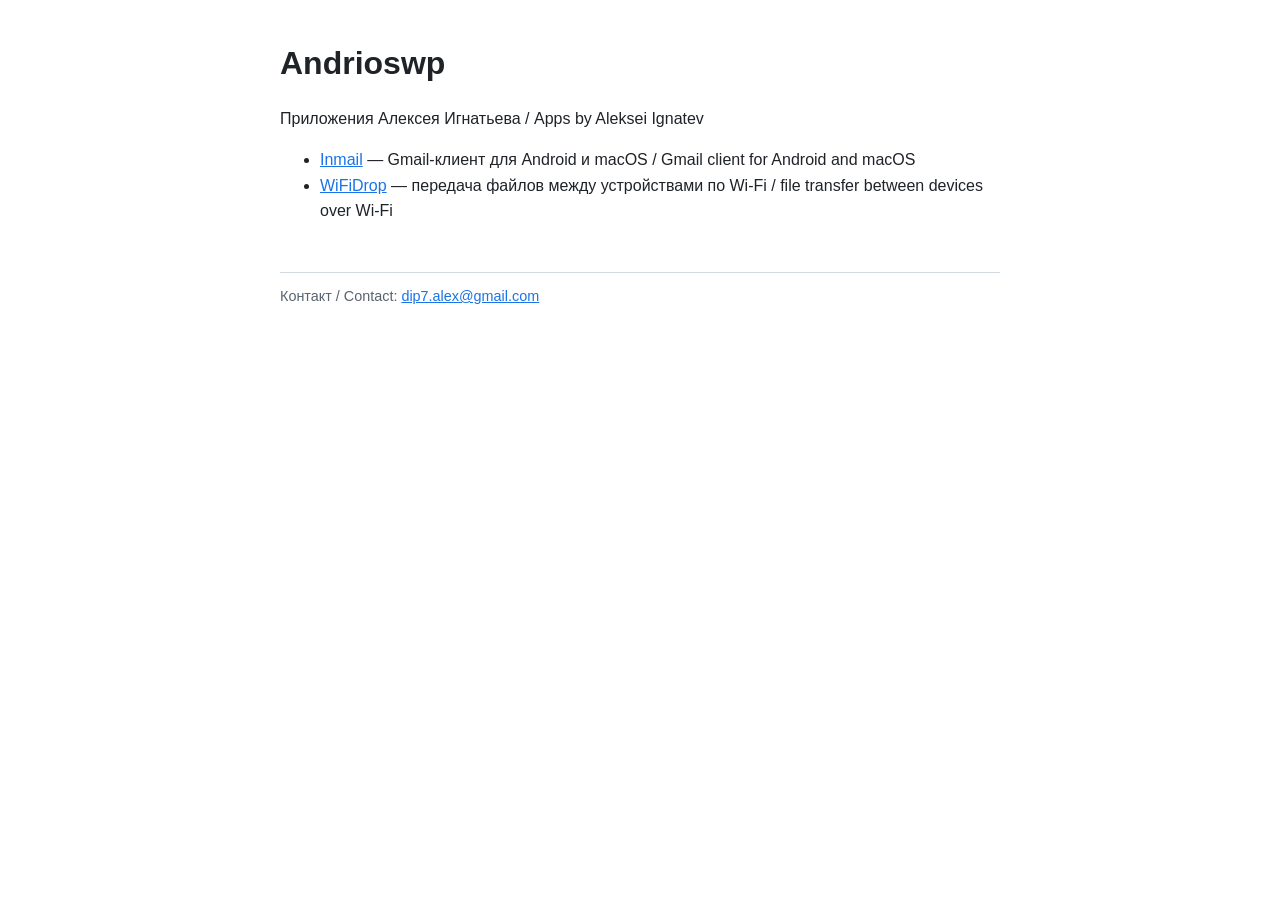
<file: index.html>
<!DOCTYPE html>
<html lang="ru">
<head>
<meta charset="utf-8">
<meta name="viewport" content="width=device-width, initial-scale=1">
<title>Andrioswp</title>
<link rel="stylesheet" href="/inmail/style.css">
</head>
<body>
<main>
<h1>Andrioswp</h1>
<p>Приложения Алексея Игнатьева / Apps by Aleksei Ignatev</p>
<ul>
<li><a href="/inmail/">Inmail</a> — Gmail-клиент для Android и macOS / Gmail client for Android and macOS</li>
<li><a href="/wifidrop/">WiFiDrop</a> — передача файлов между устройствами по Wi‑Fi / file transfer between devices over Wi‑Fi</li>
</ul>
<footer>Контакт / Contact: <a href="mailto:dip7.alex@gmail.com">dip7.alex@gmail.com</a></footer>
</main>
</body>
</html>
</file>
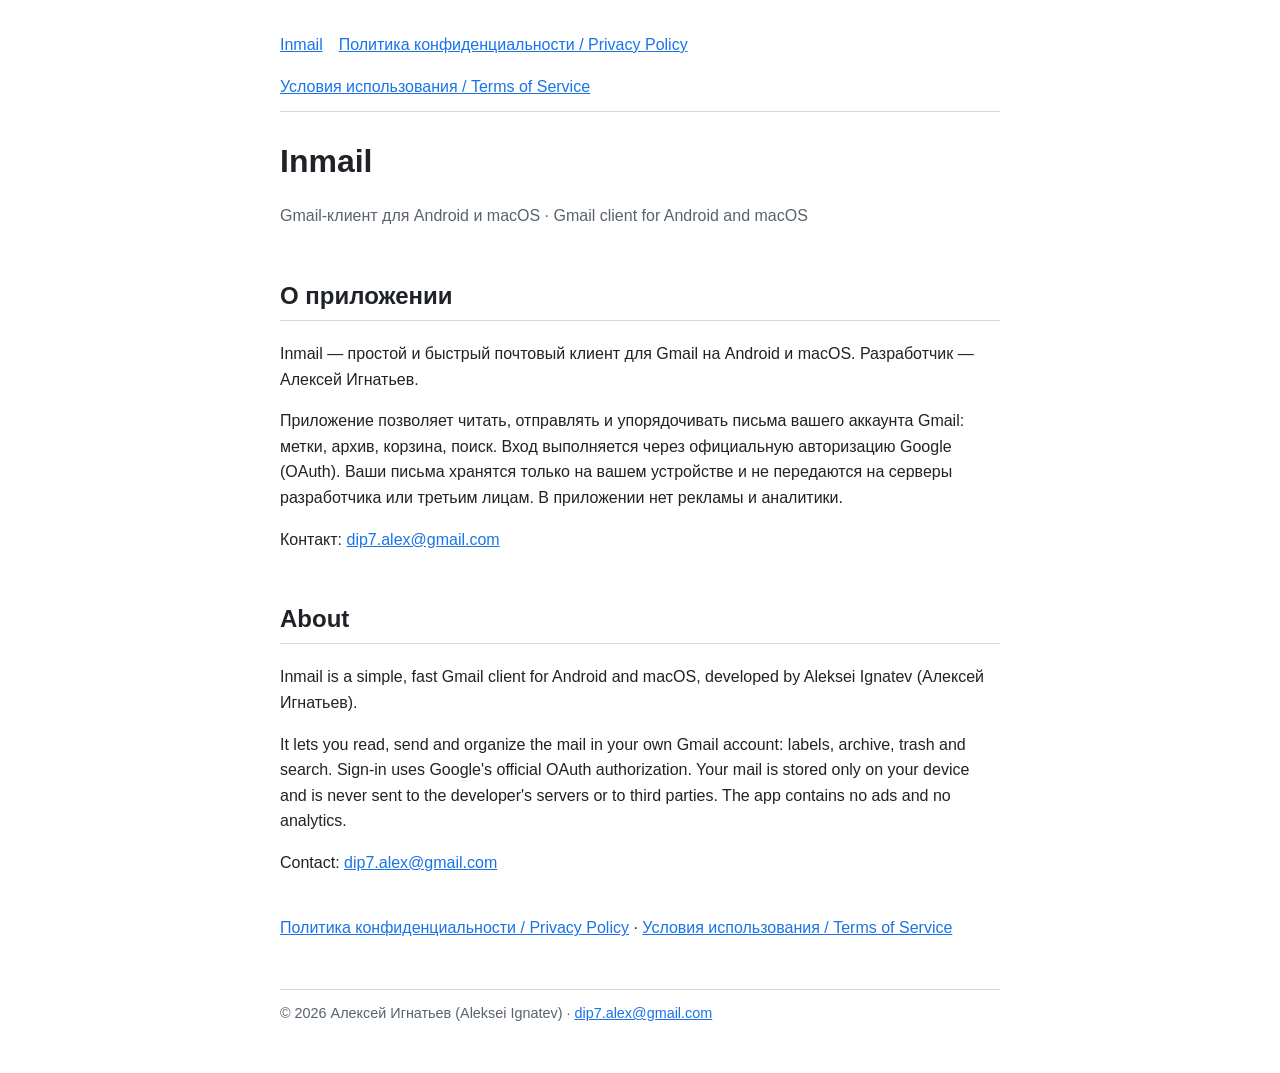
<file: inmail/index.html>
<!DOCTYPE html>
<html lang="ru">
<head>
<meta charset="utf-8">
<meta name="viewport" content="width=device-width, initial-scale=1">
<title>Inmail — Gmail-клиент для Android и macOS</title>
<meta name="description" content="Inmail — Gmail client for Android and macOS by Aleksei Ignatev.">
<link rel="stylesheet" href="/inmail/style.css">
</head>
<body>
<main>
<header><nav><a href="/inmail/">Inmail</a><a href="/inmail/privacy.html">Политика конфиденциальности / Privacy Policy</a><a href="/inmail/terms.html">Условия использования / Terms of Service</a></nav></header>
<h1>Inmail</h1>
<p class="muted">Gmail-клиент для Android и macOS · Gmail client for Android and macOS</p>

<section lang="ru">
<h2>О приложении</h2>
<p>Inmail — простой и быстрый почтовый клиент для Gmail на Android и macOS. Разработчик — Алексей Игнатьев.</p>
<p>Приложение позволяет читать, отправлять и упорядочивать письма вашего аккаунта Gmail: метки, архив, корзина, поиск. Вход выполняется через официальную авторизацию Google (OAuth). Ваши письма хранятся только на вашем устройстве и не передаются на серверы разработчика или третьим лицам. В приложении нет рекламы и аналитики.</p>
<p>Контакт: <a href="mailto:dip7.alex@gmail.com">dip7.alex@gmail.com</a></p>
</section>

<section lang="en" class="lang">
<h2>About</h2>
<p>Inmail is a simple, fast Gmail client for Android and macOS, developed by Aleksei Ignatev (Алексей Игнатьев).</p>
<p>It lets you read, send and organize the mail in your own Gmail account: labels, archive, trash and search. Sign-in uses Google's official OAuth authorization. Your mail is stored only on your device and is never sent to the developer's servers or to third parties. The app contains no ads and no analytics.</p>
<p>Contact: <a href="mailto:dip7.alex@gmail.com">dip7.alex@gmail.com</a></p>
</section>

<p class="lang"><a href="/inmail/privacy.html">Политика конфиденциальности / Privacy Policy</a> · <a href="/inmail/terms.html">Условия использования / Terms of Service</a></p>
<footer>© 2026 Алексей Игнатьев (Aleksei Ignatev) · <a href="mailto:dip7.alex@gmail.com">dip7.alex@gmail.com</a></footer>
</main>
</body>
</html>
</file>
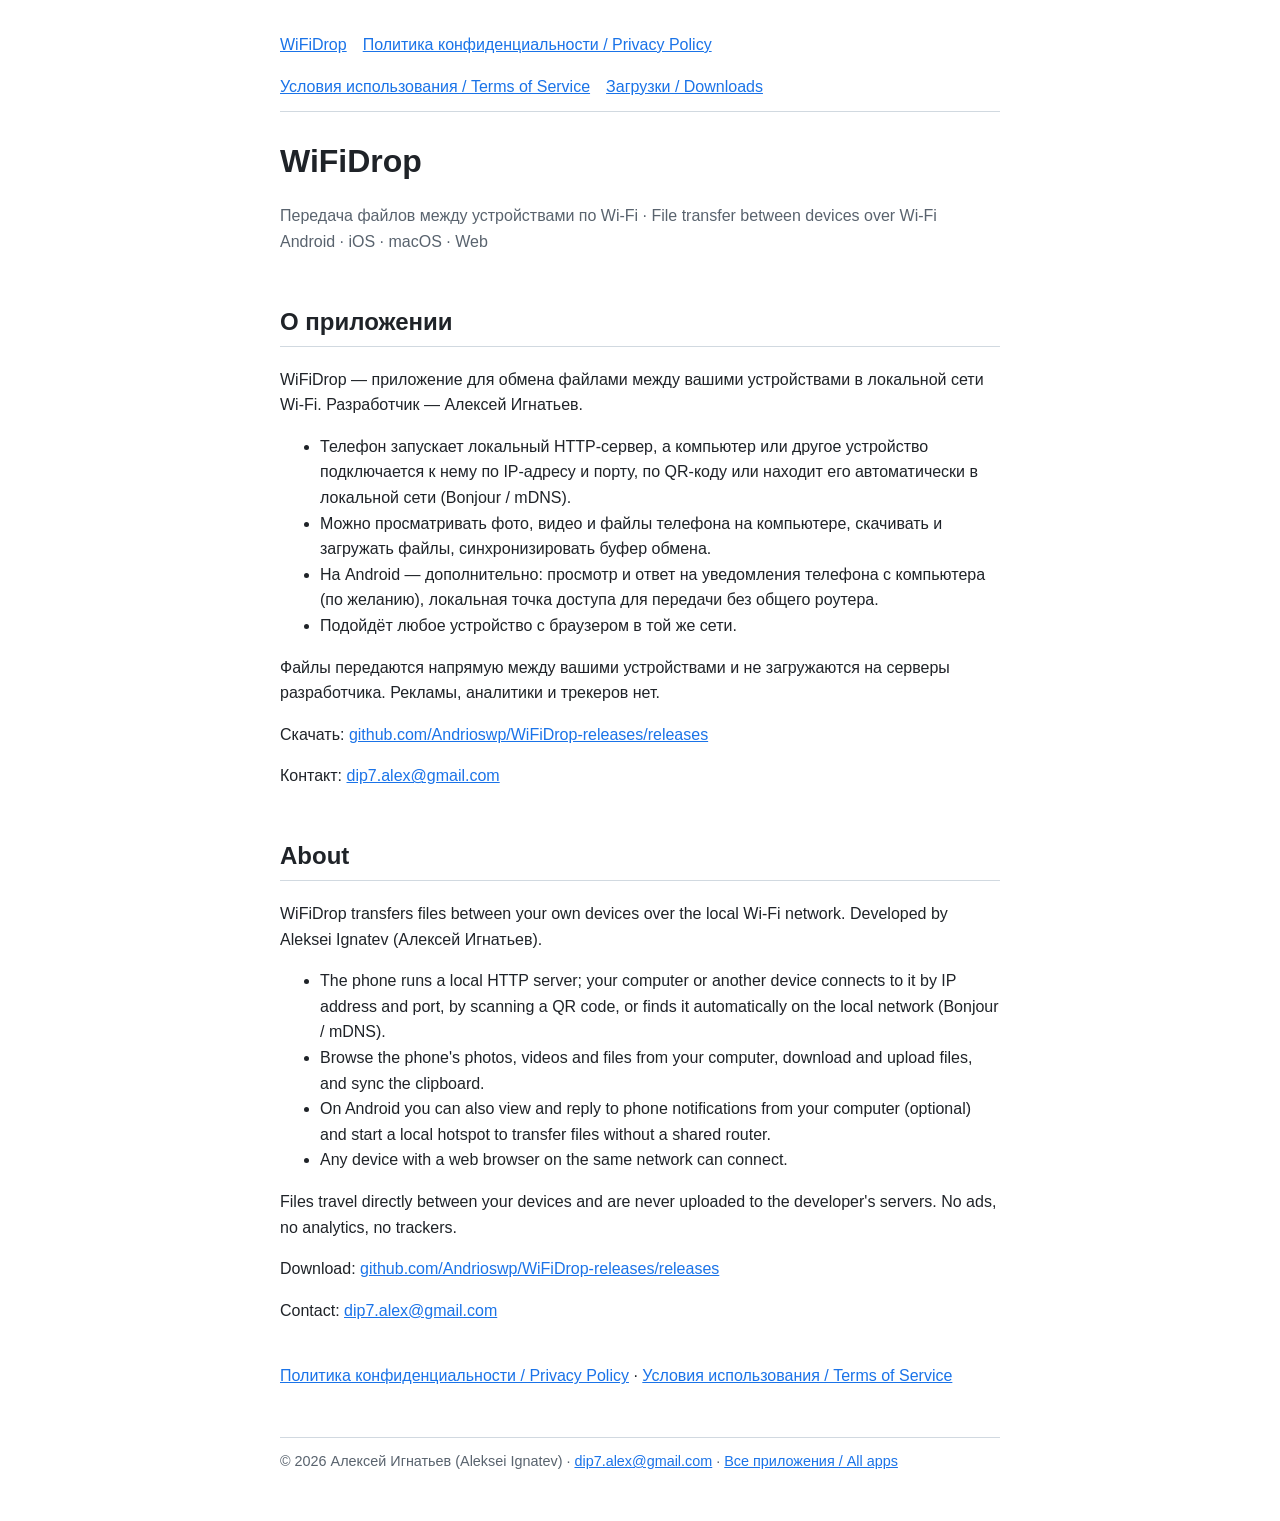
<file: wifidrop/index.html>
<!DOCTYPE html>
<html lang="ru">
<head>
<meta charset="utf-8">
<meta name="viewport" content="width=device-width, initial-scale=1">
<title>WiFiDrop — передача файлов по Wi‑Fi</title>
<meta name="description" content="WiFiDrop — file and clipboard transfer between your devices over the local Wi‑Fi network. By Aleksei Ignatev.">
<link rel="stylesheet" href="/wifidrop/style.css">
</head>
<body>
<main>
<header><nav><a href="/wifidrop/">WiFiDrop</a><a href="/wifidrop/privacy.html">Политика конфиденциальности / Privacy Policy</a><a href="/wifidrop/terms.html">Условия использования / Terms of Service</a><a href="https://github.com/Andrioswp/WiFiDrop-releases/releases">Загрузки / Downloads</a></nav></header>
<h1>WiFiDrop</h1>
<p class="muted">Передача файлов между устройствами по Wi‑Fi · File transfer between devices over Wi‑Fi<br>Android · iOS · macOS · Web</p>

<section lang="ru">
<h2>О приложении</h2>
<p>WiFiDrop — приложение для обмена файлами между вашими устройствами в локальной сети Wi‑Fi. Разработчик — Алексей Игнатьев.</p>
<ul>
<li>Телефон запускает локальный HTTP-сервер, а компьютер или другое устройство подключается к нему по IP-адресу и порту, по QR-коду или находит его автоматически в локальной сети (Bonjour / mDNS).</li>
<li>Можно просматривать фото, видео и файлы телефона на компьютере, скачивать и загружать файлы, синхронизировать буфер обмена.</li>
<li>На Android — дополнительно: просмотр и ответ на уведомления телефона с компьютера (по желанию), локальная точка доступа для передачи без общего роутера.</li>
<li>Подойдёт любое устройство с браузером в той же сети.</li>
</ul>
<p>Файлы передаются напрямую между вашими устройствами и не загружаются на серверы разработчика. Рекламы, аналитики и трекеров нет.</p>
<p>Скачать: <a href="https://github.com/Andrioswp/WiFiDrop-releases/releases">github.com/Andrioswp/WiFiDrop-releases/releases</a></p>
<p>Контакт: <a href="mailto:dip7.alex@gmail.com">dip7.alex@gmail.com</a></p>
</section>

<section lang="en" class="lang">
<h2>About</h2>
<p>WiFiDrop transfers files between your own devices over the local Wi‑Fi network. Developed by Aleksei Ignatev (Алексей Игнатьев).</p>
<ul>
<li>The phone runs a local HTTP server; your computer or another device connects to it by IP address and port, by scanning a QR code, or finds it automatically on the local network (Bonjour / mDNS).</li>
<li>Browse the phone's photos, videos and files from your computer, download and upload files, and sync the clipboard.</li>
<li>On Android you can also view and reply to phone notifications from your computer (optional) and start a local hotspot to transfer files without a shared router.</li>
<li>Any device with a web browser on the same network can connect.</li>
</ul>
<p>Files travel directly between your devices and are never uploaded to the developer's servers. No ads, no analytics, no trackers.</p>
<p>Download: <a href="https://github.com/Andrioswp/WiFiDrop-releases/releases">github.com/Andrioswp/WiFiDrop-releases/releases</a></p>
<p>Contact: <a href="mailto:dip7.alex@gmail.com">dip7.alex@gmail.com</a></p>
</section>

<p class="lang"><a href="/wifidrop/privacy.html">Политика конфиденциальности / Privacy Policy</a> · <a href="/wifidrop/terms.html">Условия использования / Terms of Service</a></p>
<footer>© 2026 Алексей Игнатьев (Aleksei Ignatev) · <a href="mailto:dip7.alex@gmail.com">dip7.alex@gmail.com</a> · <a href="/">Все приложения / All apps</a></footer>
</main>
</body>
</html>
</file>
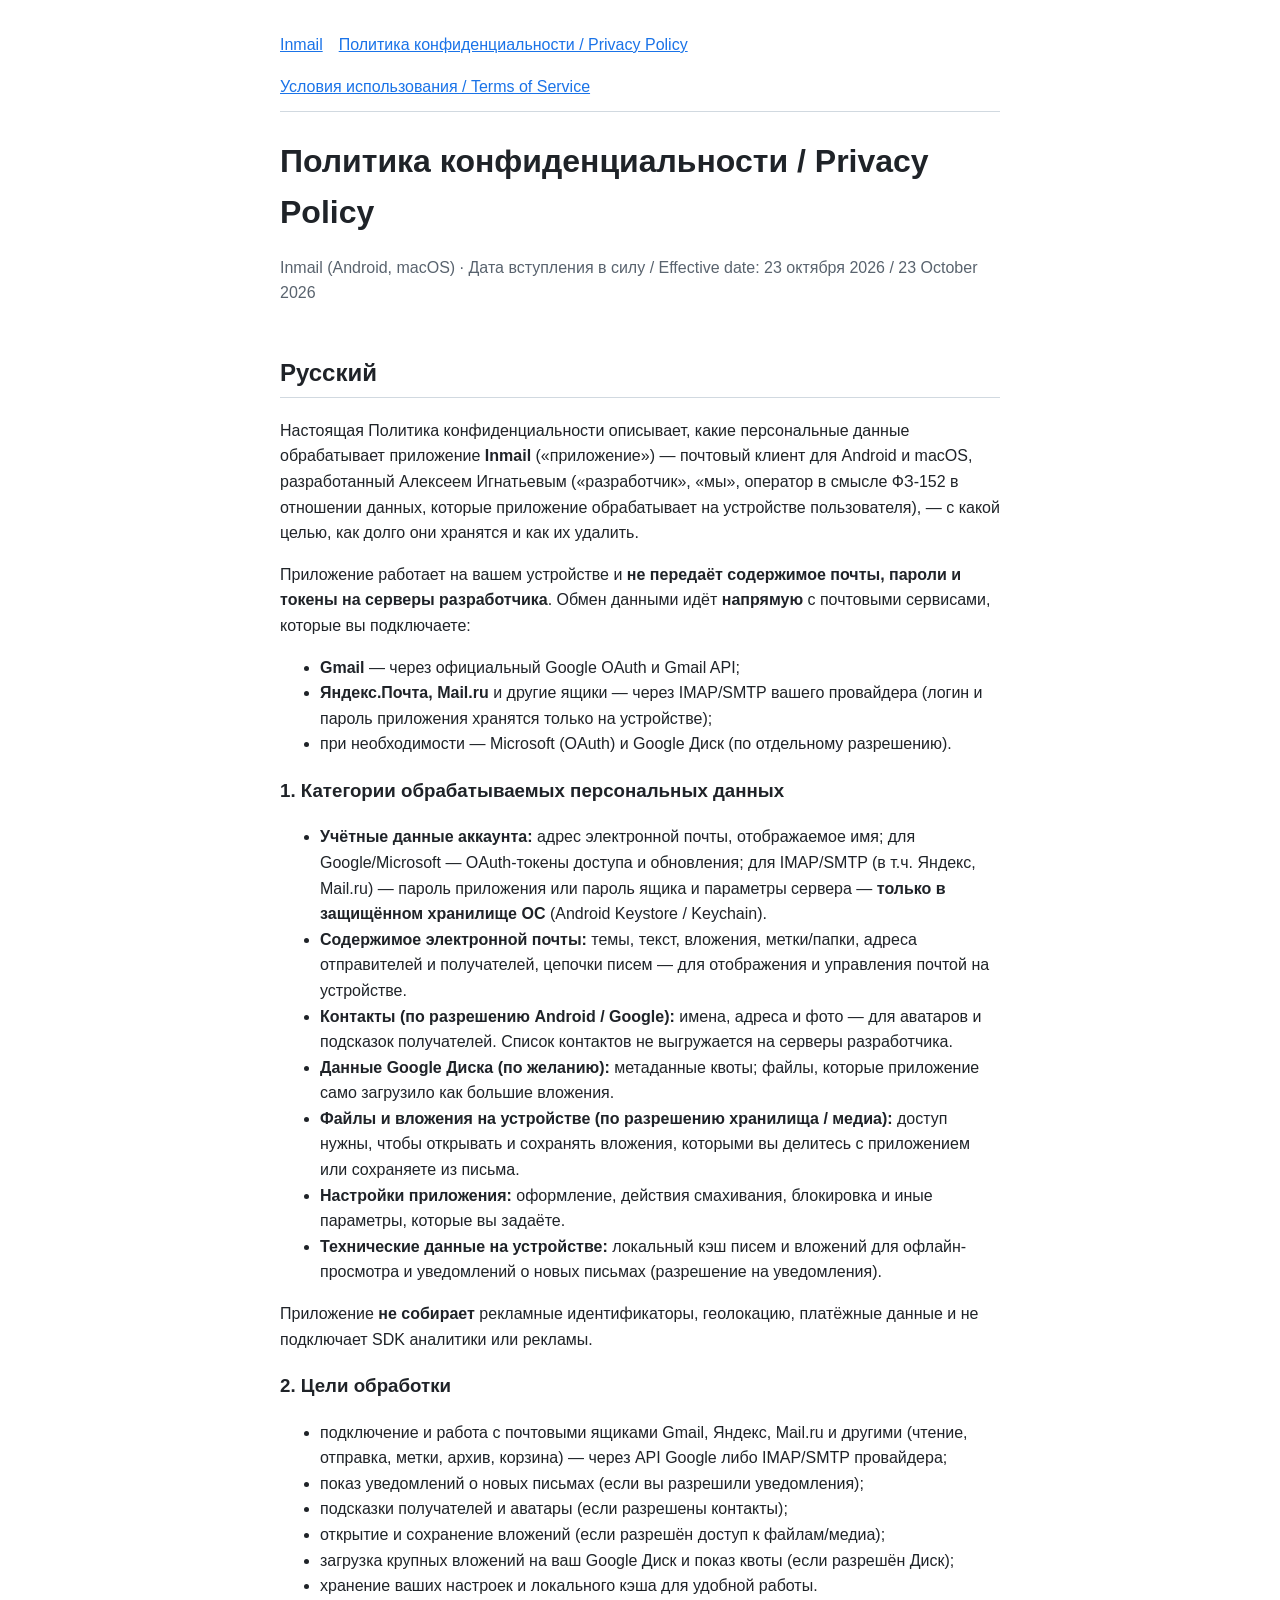
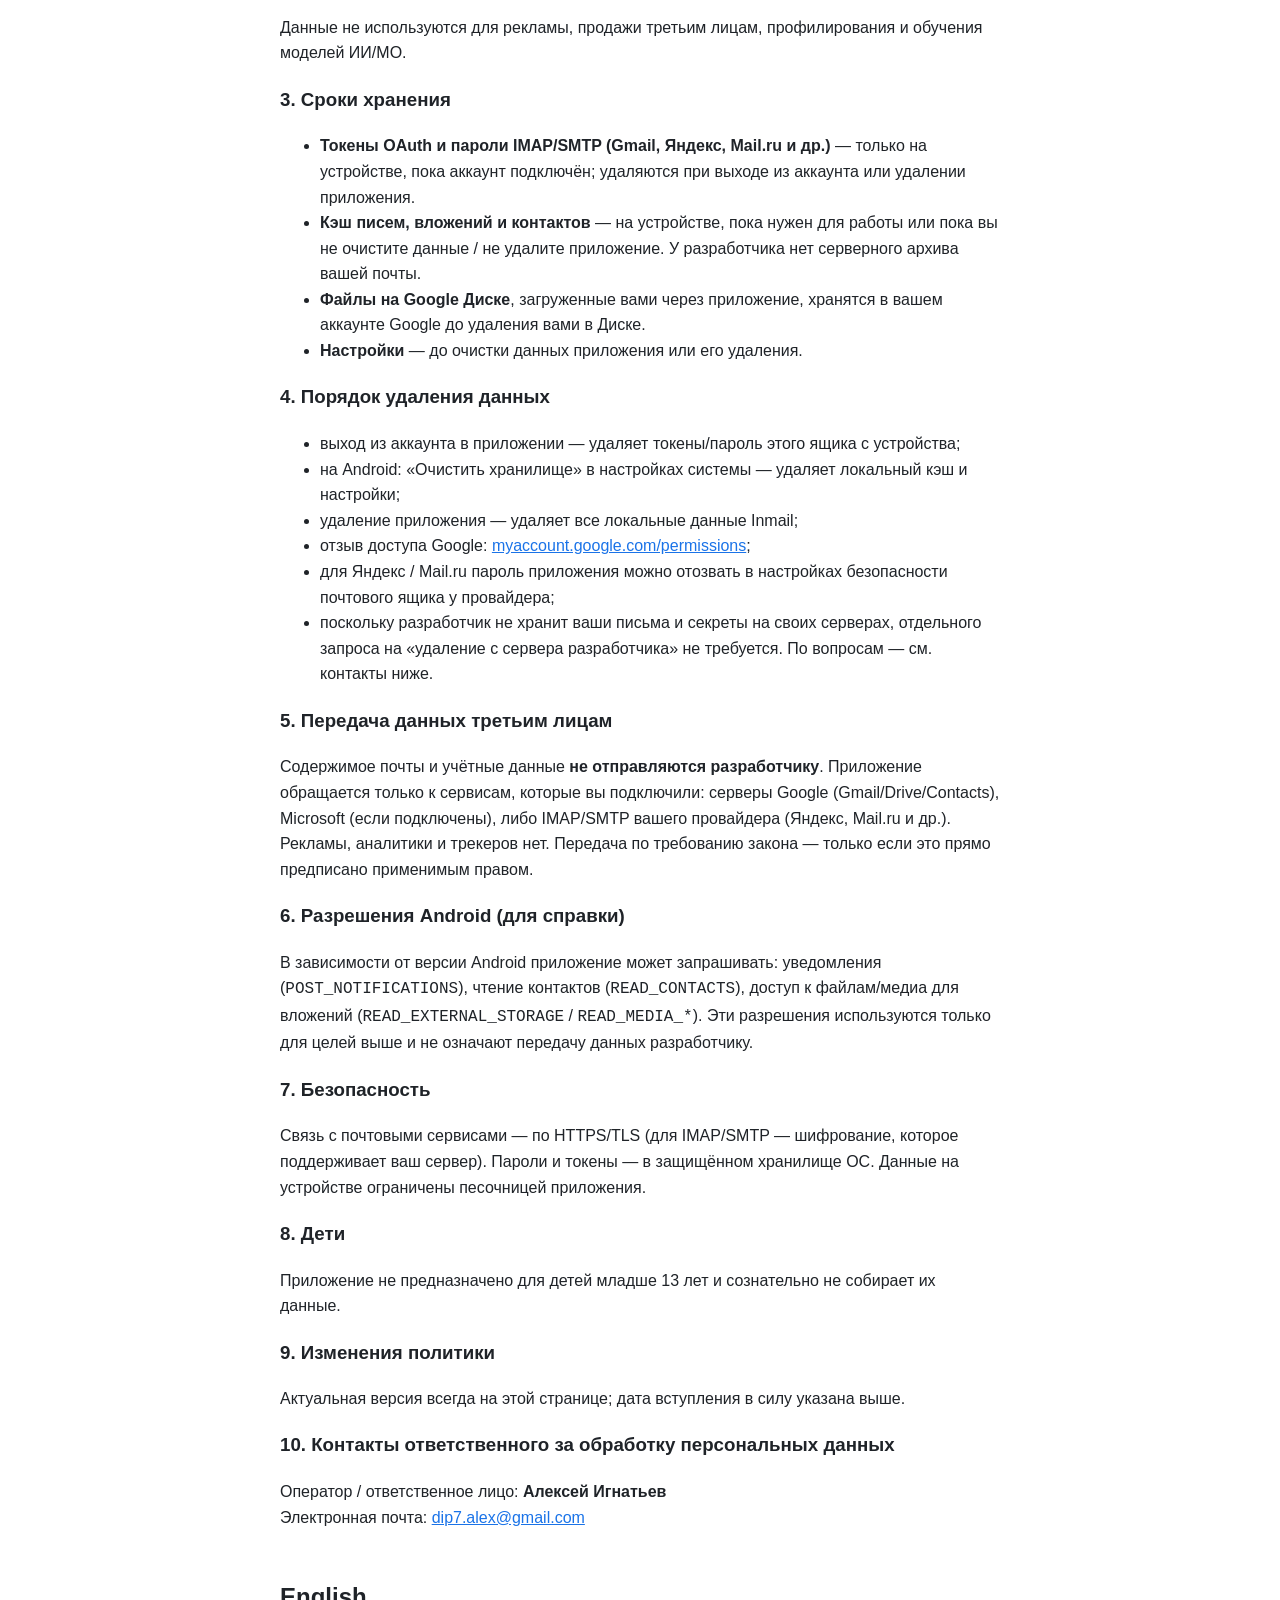
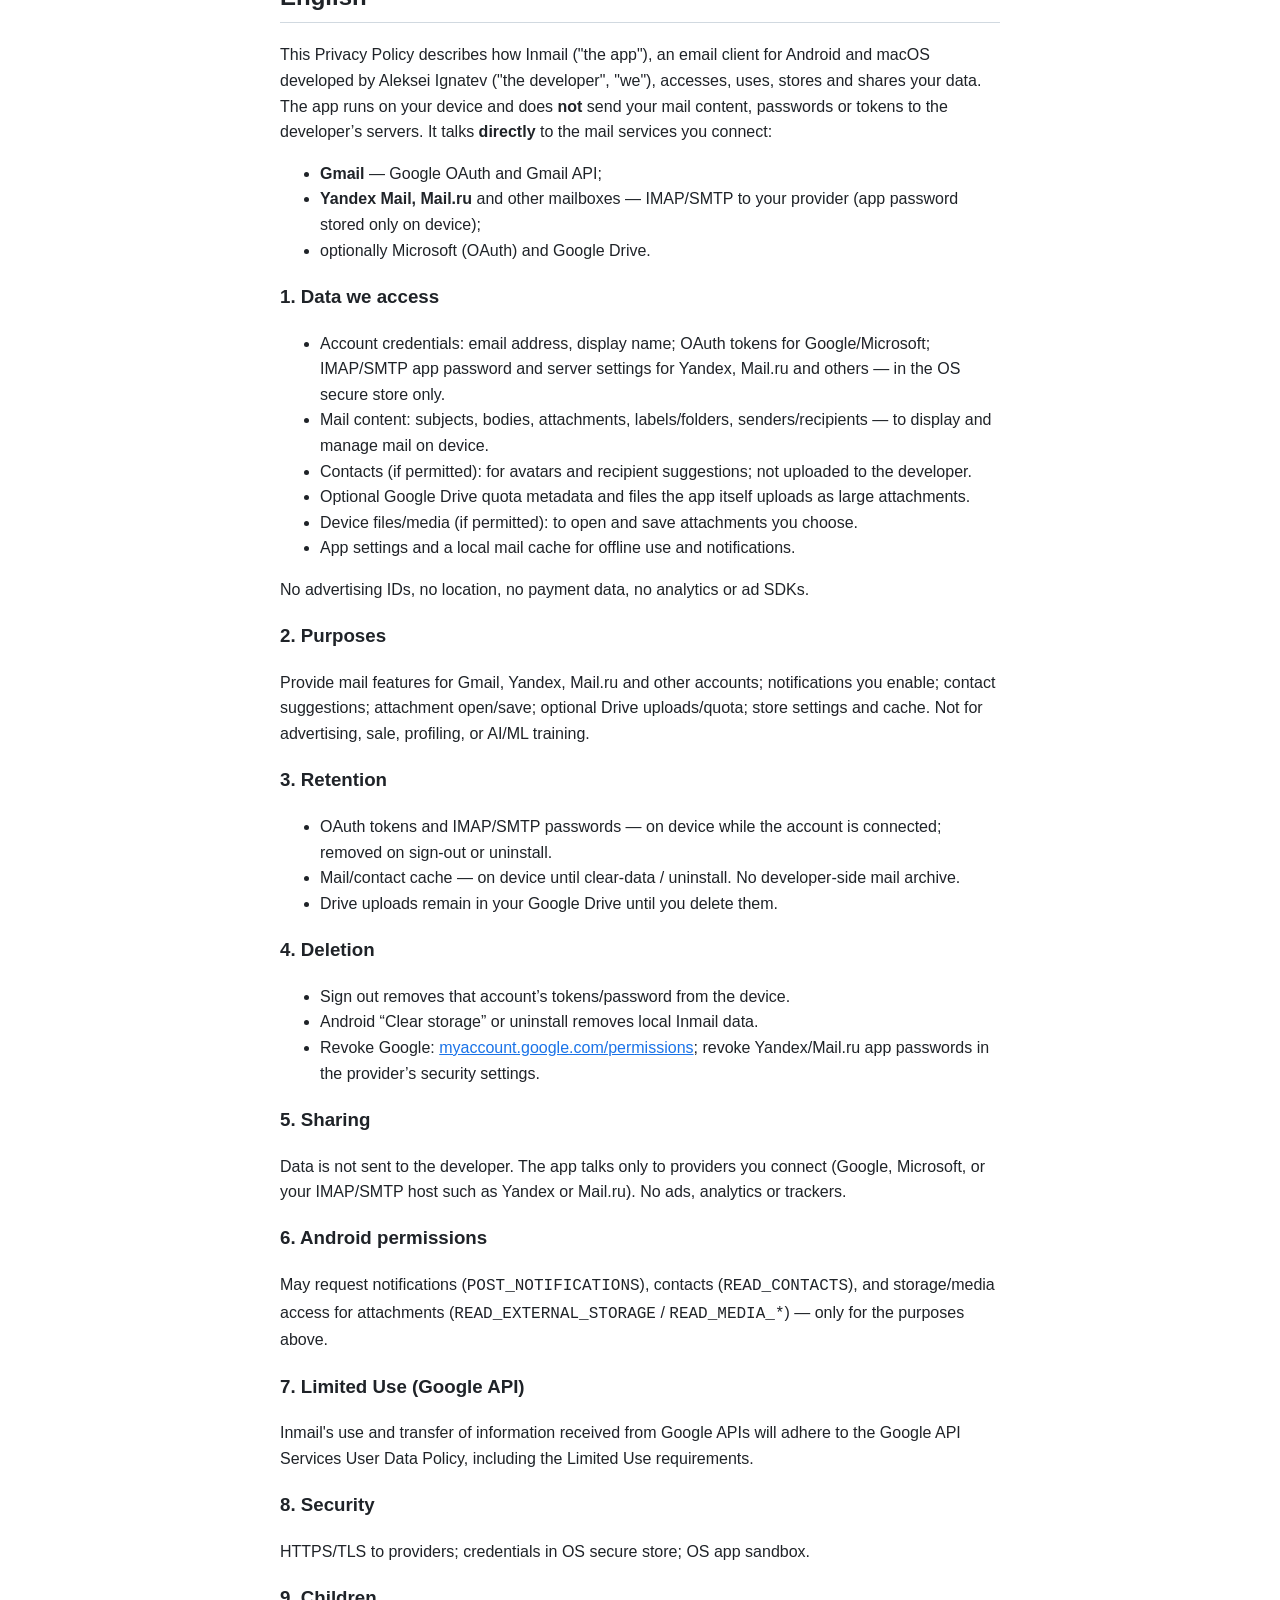
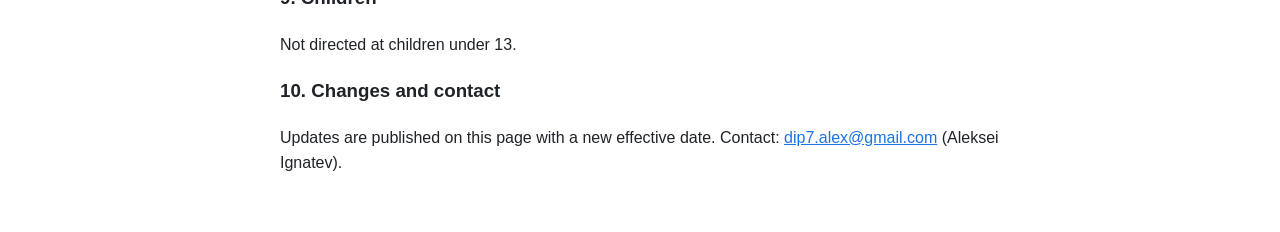
<file: inmail/privacy.html>
<!DOCTYPE html>
<html lang="ru">
<head>
<meta charset="utf-8">
<meta name="viewport" content="width=device-width, initial-scale=1">
<title>Inmail — Политика конфиденциальности / Privacy Policy</title>
<link rel="stylesheet" href="/inmail/style.css">
</head>
<body>
<main>
<header><nav><a href="/inmail/">Inmail</a><a href="/inmail/privacy.html">Политика конфиденциальности / Privacy Policy</a><a href="/inmail/terms.html">Условия использования / Terms of Service</a></nav></header>
<h1>Политика конфиденциальности / Privacy Policy</h1>
<p class="muted">Inmail (Android, macOS) · Дата вступления в силу / Effective date: 23 октября 2026 / 23 October 2026</p>

<section lang="ru">
<h2>Русский</h2>
<p>Настоящая Политика конфиденциальности описывает, какие персональные данные обрабатывает приложение <b>Inmail</b> («приложение») — почтовый клиент для Android и macOS, разработанный Алексеем Игнатьевым («разработчик», «мы», оператор в смысле ФЗ-152 в отношении данных, которые приложение обрабатывает на устройстве пользователя), — с какой целью, как долго они хранятся и как их удалить.</p>
<p>Приложение работает на вашем устройстве и <b>не передаёт содержимое почты, пароли и токены на серверы разработчика</b>. Обмен данными идёт <b>напрямую</b> с почтовыми сервисами, которые вы подключаете:</p>
<ul>
<li><b>Gmail</b> — через официальный Google OAuth и Gmail API;</li>
<li><b>Яндекс.Почта, Mail.ru</b> и другие ящики — через IMAP/SMTP вашего провайдера (логин и пароль приложения хранятся только на устройстве);</li>
<li>при необходимости — Microsoft (OAuth) и Google Диск (по отдельному разрешению).</li>
</ul>

<h3>1. Категории обрабатываемых персональных данных</h3>
<ul>
<li><b>Учётные данные аккаунта:</b> адрес электронной почты, отображаемое имя; для Google/Microsoft — OAuth-токены доступа и обновления; для IMAP/SMTP (в т.ч. Яндекс, Mail.ru) — пароль приложения или пароль ящика и параметры сервера — <b>только в защищённом хранилище ОС</b> (Android Keystore / Keychain).</li>
<li><b>Содержимое электронной почты:</b> темы, текст, вложения, метки/папки, адреса отправителей и получателей, цепочки писем — для отображения и управления почтой на устройстве.</li>
<li><b>Контакты (по разрешению Android / Google):</b> имена, адреса и фото — для аватаров и подсказок получателей. Список контактов не выгружается на серверы разработчика.</li>
<li><b>Данные Google Диска (по желанию):</b> метаданные квоты; файлы, которые приложение само загрузило как большие вложения.</li>
<li><b>Файлы и вложения на устройстве (по разрешению хранилища / медиа):</b> доступ нужны, чтобы открывать и сохранять вложения, которыми вы делитесь с приложением или сохраняете из письма.</li>
<li><b>Настройки приложения:</b> оформление, действия смахивания, блокировка и иные параметры, которые вы задаёте.</li>
<li><b>Технические данные на устройстве:</b> локальный кэш писем и вложений для офлайн-просмотра и уведомлений о новых письмах (разрешение на уведомления).</li>
</ul>
<p>Приложение <b>не собирает</b> рекламные идентификаторы, геолокацию, платёжные данные и не подключает SDK аналитики или рекламы.</p>

<h3>2. Цели обработки</h3>
<ul>
<li>подключение и работа с почтовыми ящиками Gmail, Яндекс, Mail.ru и другими (чтение, отправка, метки, архив, корзина) — через API Google либо IMAP/SMTP провайдера;</li>
<li>показ уведомлений о новых письмах (если вы разрешили уведомления);</li>
<li>подсказки получателей и аватары (если разрешены контакты);</li>
<li>открытие и сохранение вложений (если разрешён доступ к файлам/медиа);</li>
<li>загрузка крупных вложений на ваш Google Диск и показ квоты (если разрешён Диск);</li>
<li>хранение ваших настроек и локального кэша для удобной работы.</li>
</ul>
<p>Данные не используются для рекламы, продажи третьим лицам, профилирования и обучения моделей ИИ/МО.</p>

<h3>3. Сроки хранения</h3>
<ul>
<li><b>Токены OAuth и пароли IMAP/SMTP (Gmail, Яндекс, Mail.ru и др.)</b> — только на устройстве, пока аккаунт подключён; удаляются при выходе из аккаунта или удалении приложения.</li>
<li><b>Кэш писем, вложений и контактов</b> — на устройстве, пока нужен для работы или пока вы не очистите данные / не удалите приложение. У разработчика нет серверного архива вашей почты.</li>
<li><b>Файлы на Google Диске</b>, загруженные вами через приложение, хранятся в вашем аккаунте Google до удаления вами в Диске.</li>
<li><b>Настройки</b> — до очистки данных приложения или его удаления.</li>
</ul>

<h3>4. Порядок удаления данных</h3>
<ul>
<li>выход из аккаунта в приложении — удаляет токены/пароль этого ящика с устройства;</li>
<li>на Android: «Очистить хранилище» в настройках системы — удаляет локальный кэш и настройки;</li>
<li>удаление приложения — удаляет все локальные данные Inmail;</li>
<li>отзыв доступа Google: <a href="https://myaccount.google.com/permissions">myaccount.google.com/permissions</a>;</li>
<li>для Яндекс / Mail.ru пароль приложения можно отозвать в настройках безопасности почтового ящика у провайдера;</li>
<li>поскольку разработчик не хранит ваши письма и секреты на своих серверах, отдельного запроса на «удаление с сервера разработчика» не требуется. По вопросам — см. контакты ниже.</li>
</ul>

<h3>5. Передача данных третьим лицам</h3>
<p>Содержимое почты и учётные данные <b>не отправляются разработчику</b>. Приложение обращается только к сервисам, которые вы подключили: серверы Google (Gmail/Drive/Contacts), Microsoft (если подключены), либо IMAP/SMTP вашего провайдера (Яндекс, Mail.ru и др.). Рекламы, аналитики и трекеров нет. Передача по требованию закона — только если это прямо предписано применимым правом.</p>

<h3>6. Разрешения Android (для справки)</h3>
<p>В зависимости от версии Android приложение может запрашивать: уведомления (<code>POST_NOTIFICATIONS</code>), чтение контактов (<code>READ_CONTACTS</code>), доступ к файлам/медиа для вложений (<code>READ_EXTERNAL_STORAGE</code> / <code>READ_MEDIA_*</code>). Эти разрешения используются только для целей выше и не означают передачу данных разработчику.</p>

<h3>7. Безопасность</h3>
<p>Связь с почтовыми сервисами — по HTTPS/TLS (для IMAP/SMTP — шифрование, которое поддерживает ваш сервер). Пароли и токены — в защищённом хранилище ОС. Данные на устройстве ограничены песочницей приложения.</p>

<h3>8. Дети</h3>
<p>Приложение не предназначено для детей младше 13 лет и сознательно не собирает их данные.</p>

<h3>9. Изменения политики</h3>
<p>Актуальная версия всегда на этой странице; дата вступления в силу указана выше.</p>

<h3>10. Контакты ответственного за обработку персональных данных</h3>
<p>Оператор / ответственное лицо: <b>Алексей Игнатьев</b><br>
Электронная почта: <a href="mailto:dip7.alex@gmail.com">dip7.alex@gmail.com</a></p>
</section>

<section lang="en">
<h2>English</h2>
<p>This Privacy Policy describes how Inmail ("the app"), an email client for Android and macOS developed by Aleksei Ignatev ("the developer", "we"), accesses, uses, stores and shares your data. The app runs on your device and does <b>not</b> send your mail content, passwords or tokens to the developer’s servers. It talks <b>directly</b> to the mail services you connect:</p>
<ul>
<li><b>Gmail</b> — Google OAuth and Gmail API;</li>
<li><b>Yandex Mail, Mail.ru</b> and other mailboxes — IMAP/SMTP to your provider (app password stored only on device);</li>
<li>optionally Microsoft (OAuth) and Google Drive.</li>
</ul>

<h3>1. Data we access</h3>
<ul>
<li>Account credentials: email address, display name; OAuth tokens for Google/Microsoft; IMAP/SMTP app password and server settings for Yandex, Mail.ru and others — in the OS secure store only.</li>
<li>Mail content: subjects, bodies, attachments, labels/folders, senders/recipients — to display and manage mail on device.</li>
<li>Contacts (if permitted): for avatars and recipient suggestions; not uploaded to the developer.</li>
<li>Optional Google Drive quota metadata and files the app itself uploads as large attachments.</li>
<li>Device files/media (if permitted): to open and save attachments you choose.</li>
<li>App settings and a local mail cache for offline use and notifications.</li>
</ul>
<p>No advertising IDs, no location, no payment data, no analytics or ad SDKs.</p>

<h3>2. Purposes</h3>
<p>Provide mail features for Gmail, Yandex, Mail.ru and other accounts; notifications you enable; contact suggestions; attachment open/save; optional Drive uploads/quota; store settings and cache. Not for advertising, sale, profiling, or AI/ML training.</p>

<h3>3. Retention</h3>
<ul>
<li>OAuth tokens and IMAP/SMTP passwords — on device while the account is connected; removed on sign-out or uninstall.</li>
<li>Mail/contact cache — on device until clear-data / uninstall. No developer-side mail archive.</li>
<li>Drive uploads remain in your Google Drive until you delete them.</li>
</ul>

<h3>4. Deletion</h3>
<ul>
<li>Sign out removes that account’s tokens/password from the device.</li>
<li>Android “Clear storage” or uninstall removes local Inmail data.</li>
<li>Revoke Google: <a href="https://myaccount.google.com/permissions">myaccount.google.com/permissions</a>; revoke Yandex/Mail.ru app passwords in the provider’s security settings.</li>
</ul>

<h3>5. Sharing</h3>
<p>Data is not sent to the developer. The app talks only to providers you connect (Google, Microsoft, or your IMAP/SMTP host such as Yandex or Mail.ru). No ads, analytics or trackers.</p>

<h3>6. Android permissions</h3>
<p>May request notifications (<code>POST_NOTIFICATIONS</code>), contacts (<code>READ_CONTACTS</code>), and storage/media access for attachments (<code>READ_EXTERNAL_STORAGE</code> / <code>READ_MEDIA_*</code>) — only for the purposes above.</p>

<h3>7. Limited Use (Google API)</h3>
<p>Inmail's use and transfer of information received from Google APIs will adhere to the Google API Services User Data Policy, including the Limited Use requirements.</p>

<h3>8. Security</h3>
<p>HTTPS/TLS to providers; credentials in OS secure store; OS app sandbox.</p>

<h3>9. Children</h3>
<p>Not directed at children under 13.</p>

<h3>10. Changes and contact</h3>
<p>Updates are published on this page with a new effective date. Contact: <a href="mailto:dip7.alex@gmail.com">dip7.alex@gmail.com</a> (Aleksei Ignatev).</p>
</section>

</main>
</body>
</html>
</file>
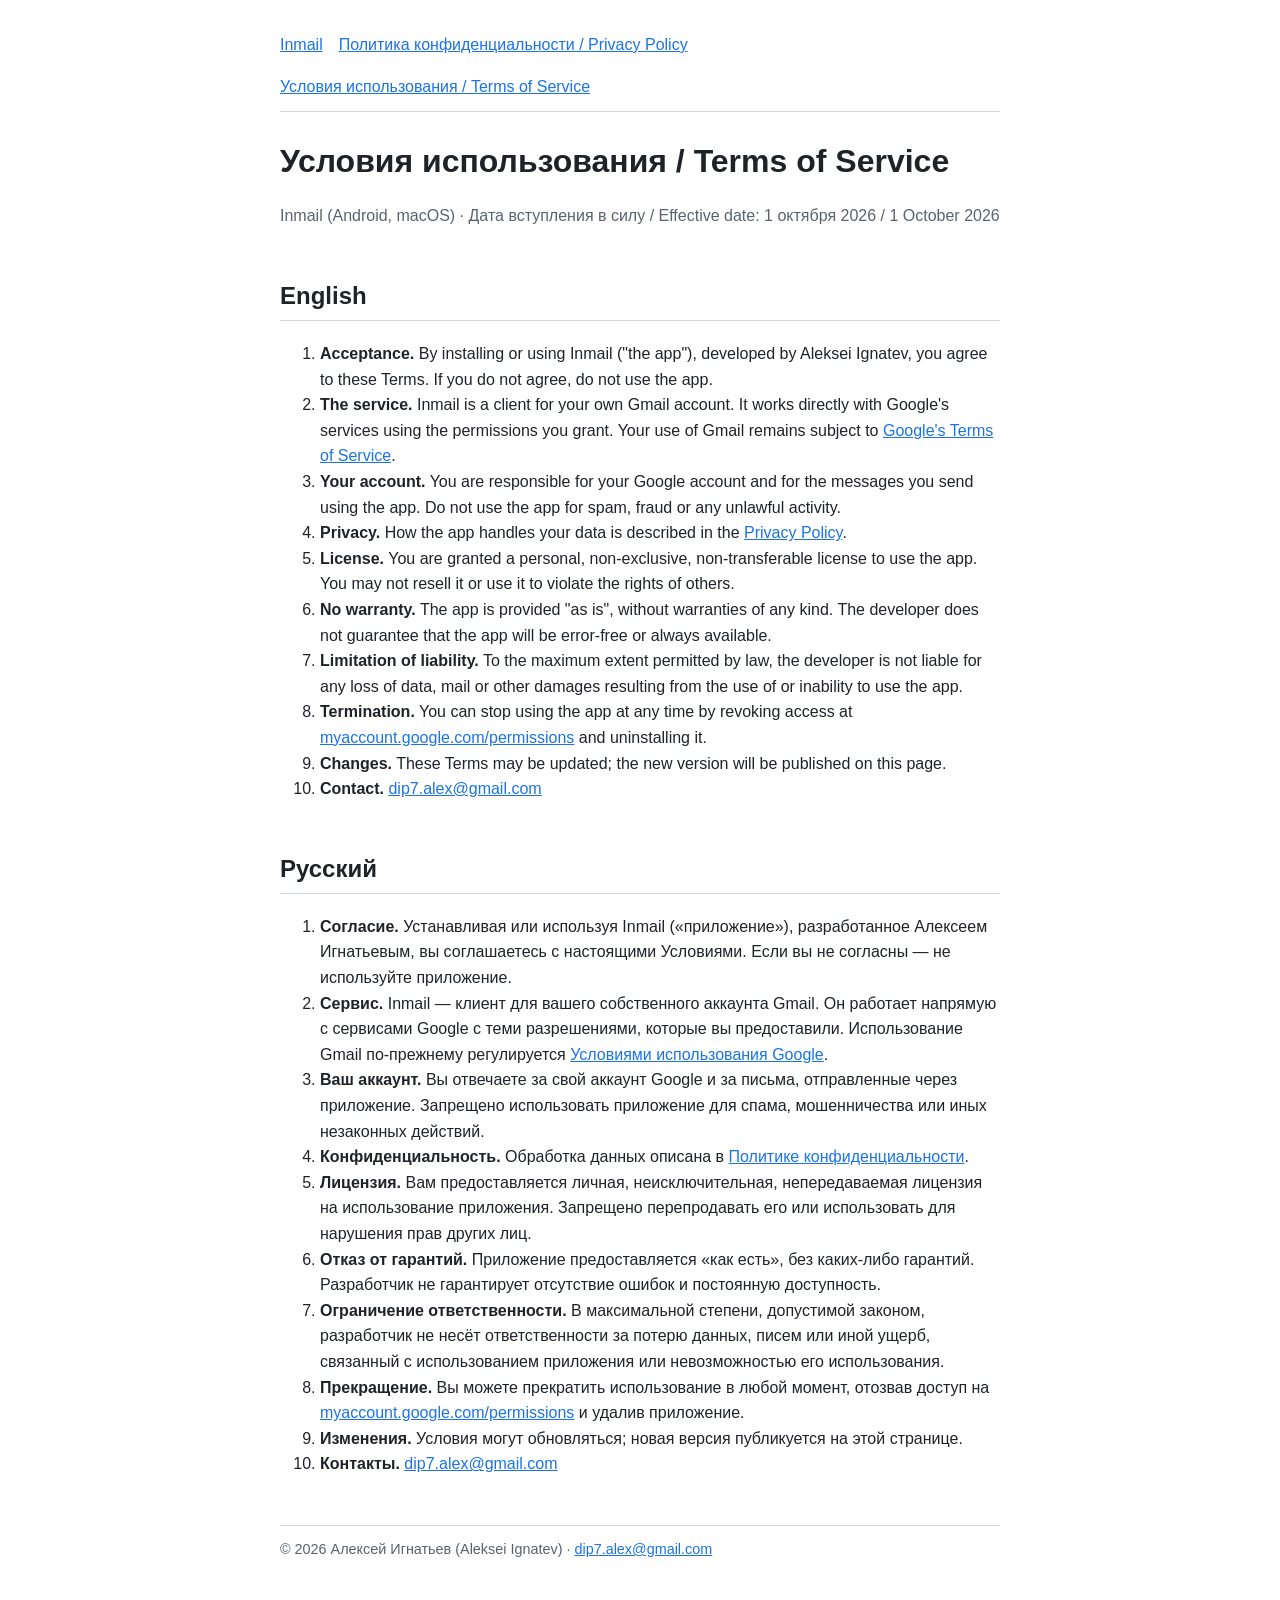
<file: inmail/terms.html>
<!DOCTYPE html>
<html lang="ru">
<head>
<meta charset="utf-8">
<meta name="viewport" content="width=device-width, initial-scale=1">
<title>Inmail — Условия использования / Terms of Service</title>
<link rel="stylesheet" href="/inmail/style.css">
</head>
<body>
<main>
<header><nav><a href="/inmail/">Inmail</a><a href="/inmail/privacy.html">Политика конфиденциальности / Privacy Policy</a><a href="/inmail/terms.html">Условия использования / Terms of Service</a></nav></header>
<h1>Условия использования / Terms of Service</h1>
<p class="muted">Inmail (Android, macOS) · Дата вступления в силу / Effective date: 1 октября 2026 / 1 October 2026</p>

<section lang="en">
<h2>English</h2>
<ol>
<li><b>Acceptance.</b> By installing or using Inmail ("the app"), developed by Aleksei Ignatev, you agree to these Terms. If you do not agree, do not use the app.</li>
<li><b>The service.</b> Inmail is a client for your own Gmail account. It works directly with Google's services using the permissions you grant. Your use of Gmail remains subject to <a href="https://policies.google.com/terms">Google's Terms of Service</a>.</li>
<li><b>Your account.</b> You are responsible for your Google account and for the messages you send using the app. Do not use the app for spam, fraud or any unlawful activity.</li>
<li><b>Privacy.</b> How the app handles your data is described in the <a href="/inmail/privacy.html">Privacy Policy</a>.</li>
<li><b>License.</b> You are granted a personal, non-exclusive, non-transferable license to use the app. You may not resell it or use it to violate the rights of others.</li>
<li><b>No warranty.</b> The app is provided "as is", without warranties of any kind. The developer does not guarantee that the app will be error-free or always available.</li>
<li><b>Limitation of liability.</b> To the maximum extent permitted by law, the developer is not liable for any loss of data, mail or other damages resulting from the use of or inability to use the app.</li>
<li><b>Termination.</b> You can stop using the app at any time by revoking access at <a href="https://myaccount.google.com/permissions">myaccount.google.com/permissions</a> and uninstalling it.</li>
<li><b>Changes.</b> These Terms may be updated; the new version will be published on this page.</li>
<li><b>Contact.</b> <a href="mailto:dip7.alex@gmail.com">dip7.alex@gmail.com</a></li>
</ol>
</section>

<section lang="ru" class="lang">
<h2>Русский</h2>
<ol>
<li><b>Согласие.</b> Устанавливая или используя Inmail («приложение»), разработанное Алексеем Игнатьевым, вы соглашаетесь с настоящими Условиями. Если вы не согласны — не используйте приложение.</li>
<li><b>Сервис.</b> Inmail — клиент для вашего собственного аккаунта Gmail. Он работает напрямую с сервисами Google с теми разрешениями, которые вы предоставили. Использование Gmail по-прежнему регулируется <a href="https://policies.google.com/terms">Условиями использования Google</a>.</li>
<li><b>Ваш аккаунт.</b> Вы отвечаете за свой аккаунт Google и за письма, отправленные через приложение. Запрещено использовать приложение для спама, мошенничества или иных незаконных действий.</li>
<li><b>Конфиденциальность.</b> Обработка данных описана в <a href="/inmail/privacy.html">Политике конфиденциальности</a>.</li>
<li><b>Лицензия.</b> Вам предоставляется личная, неисключительная, непередаваемая лицензия на использование приложения. Запрещено перепродавать его или использовать для нарушения прав других лиц.</li>
<li><b>Отказ от гарантий.</b> Приложение предоставляется «как есть», без каких-либо гарантий. Разработчик не гарантирует отсутствие ошибок и постоянную доступность.</li>
<li><b>Ограничение ответственности.</b> В максимальной степени, допустимой законом, разработчик не несёт ответственности за потерю данных, писем или иной ущерб, связанный с использованием приложения или невозможностью его использования.</li>
<li><b>Прекращение.</b> Вы можете прекратить использование в любой момент, отозвав доступ на <a href="https://myaccount.google.com/permissions">myaccount.google.com/permissions</a> и удалив приложение.</li>
<li><b>Изменения.</b> Условия могут обновляться; новая версия публикуется на этой странице.</li>
<li><b>Контакты.</b> <a href="mailto:dip7.alex@gmail.com">dip7.alex@gmail.com</a></li>
</ol>
</section>
<footer>© 2026 Алексей Игнатьев (Aleksei Ignatev) · <a href="mailto:dip7.alex@gmail.com">dip7.alex@gmail.com</a></footer>
</main>
</body>
</html>
</file>
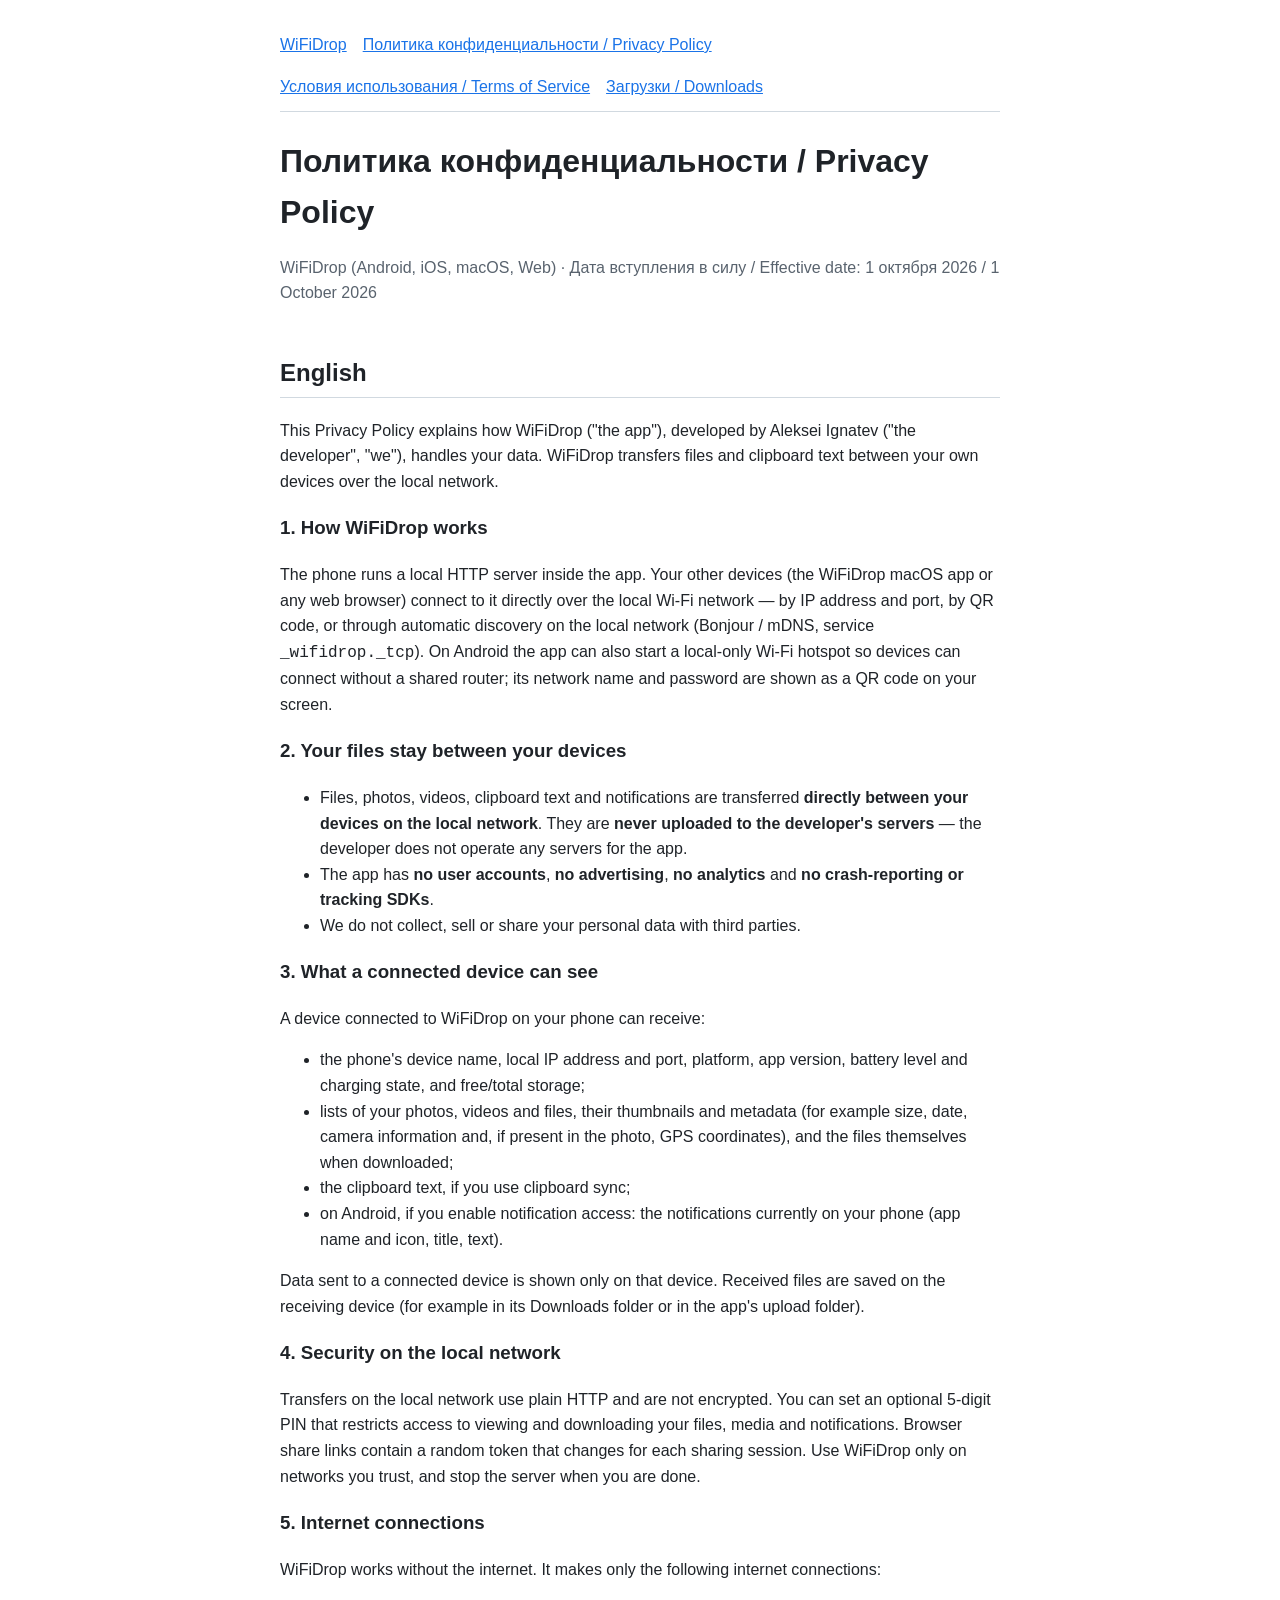
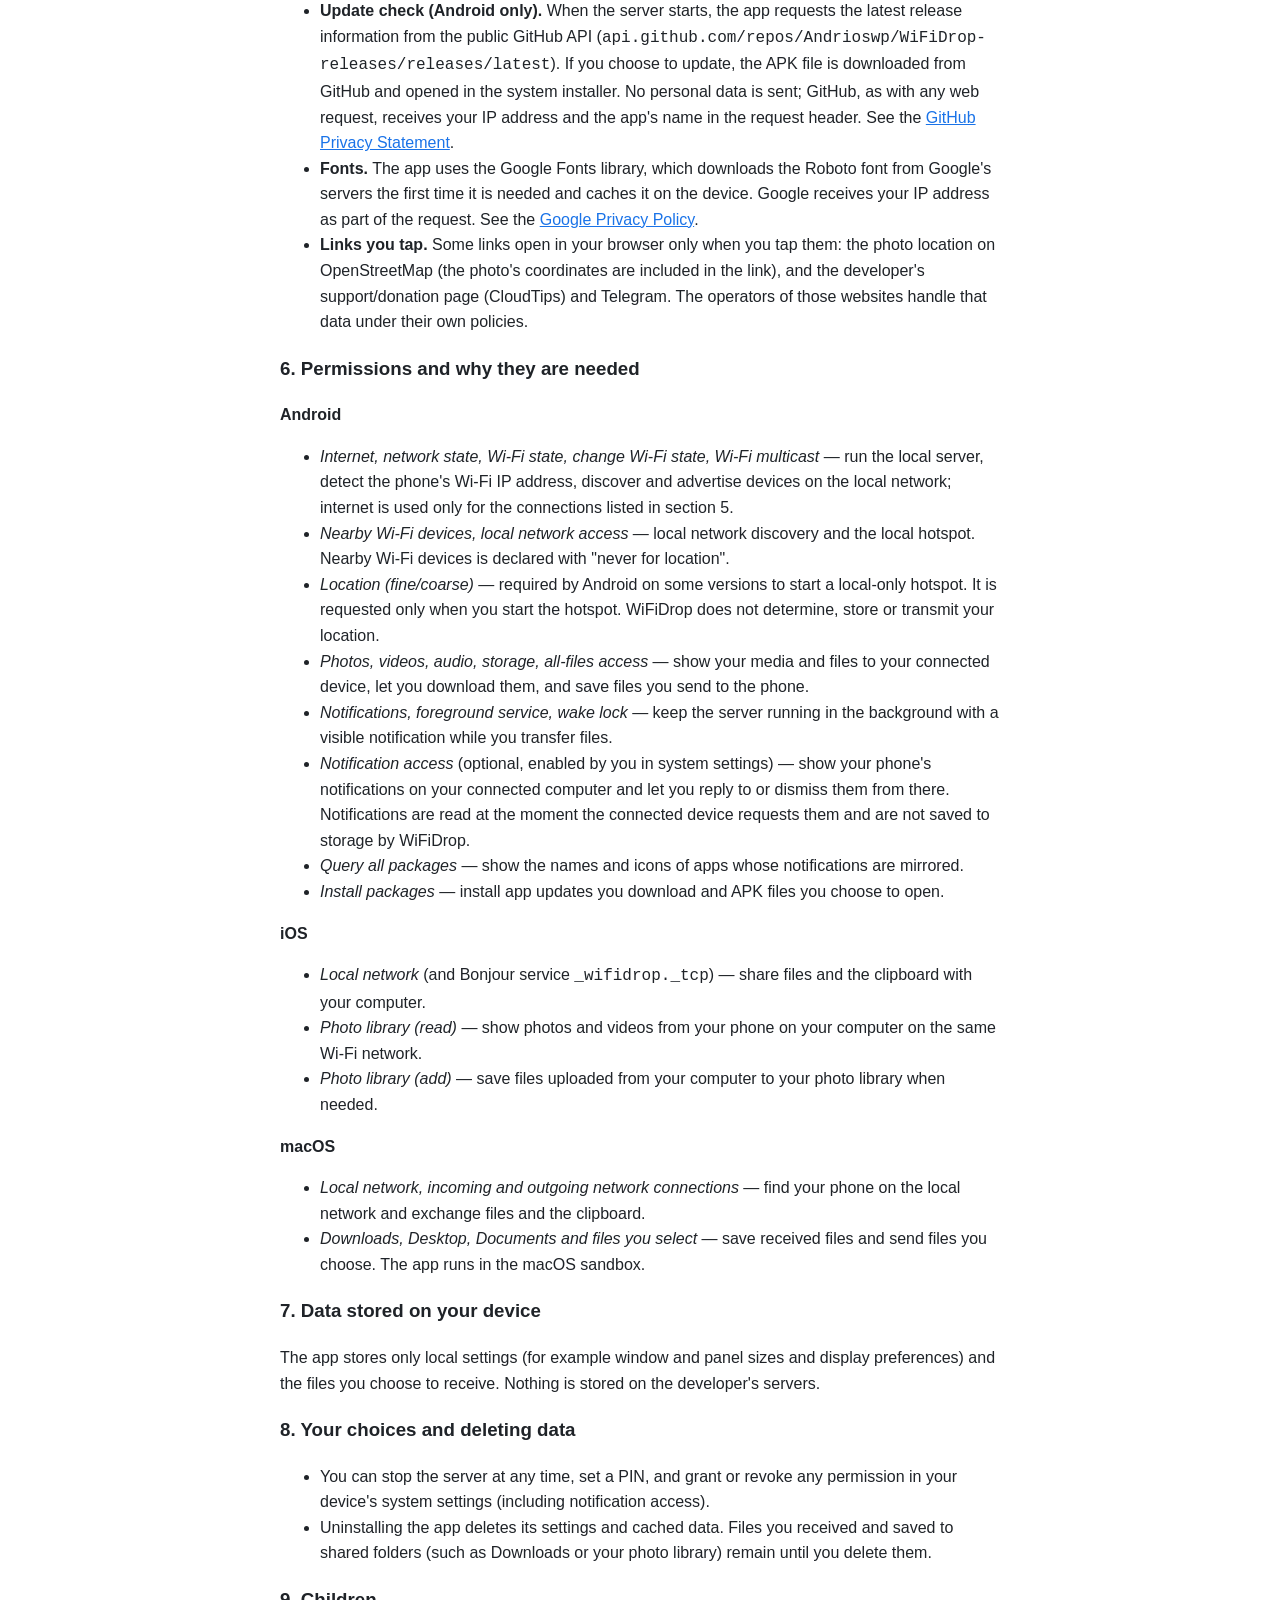
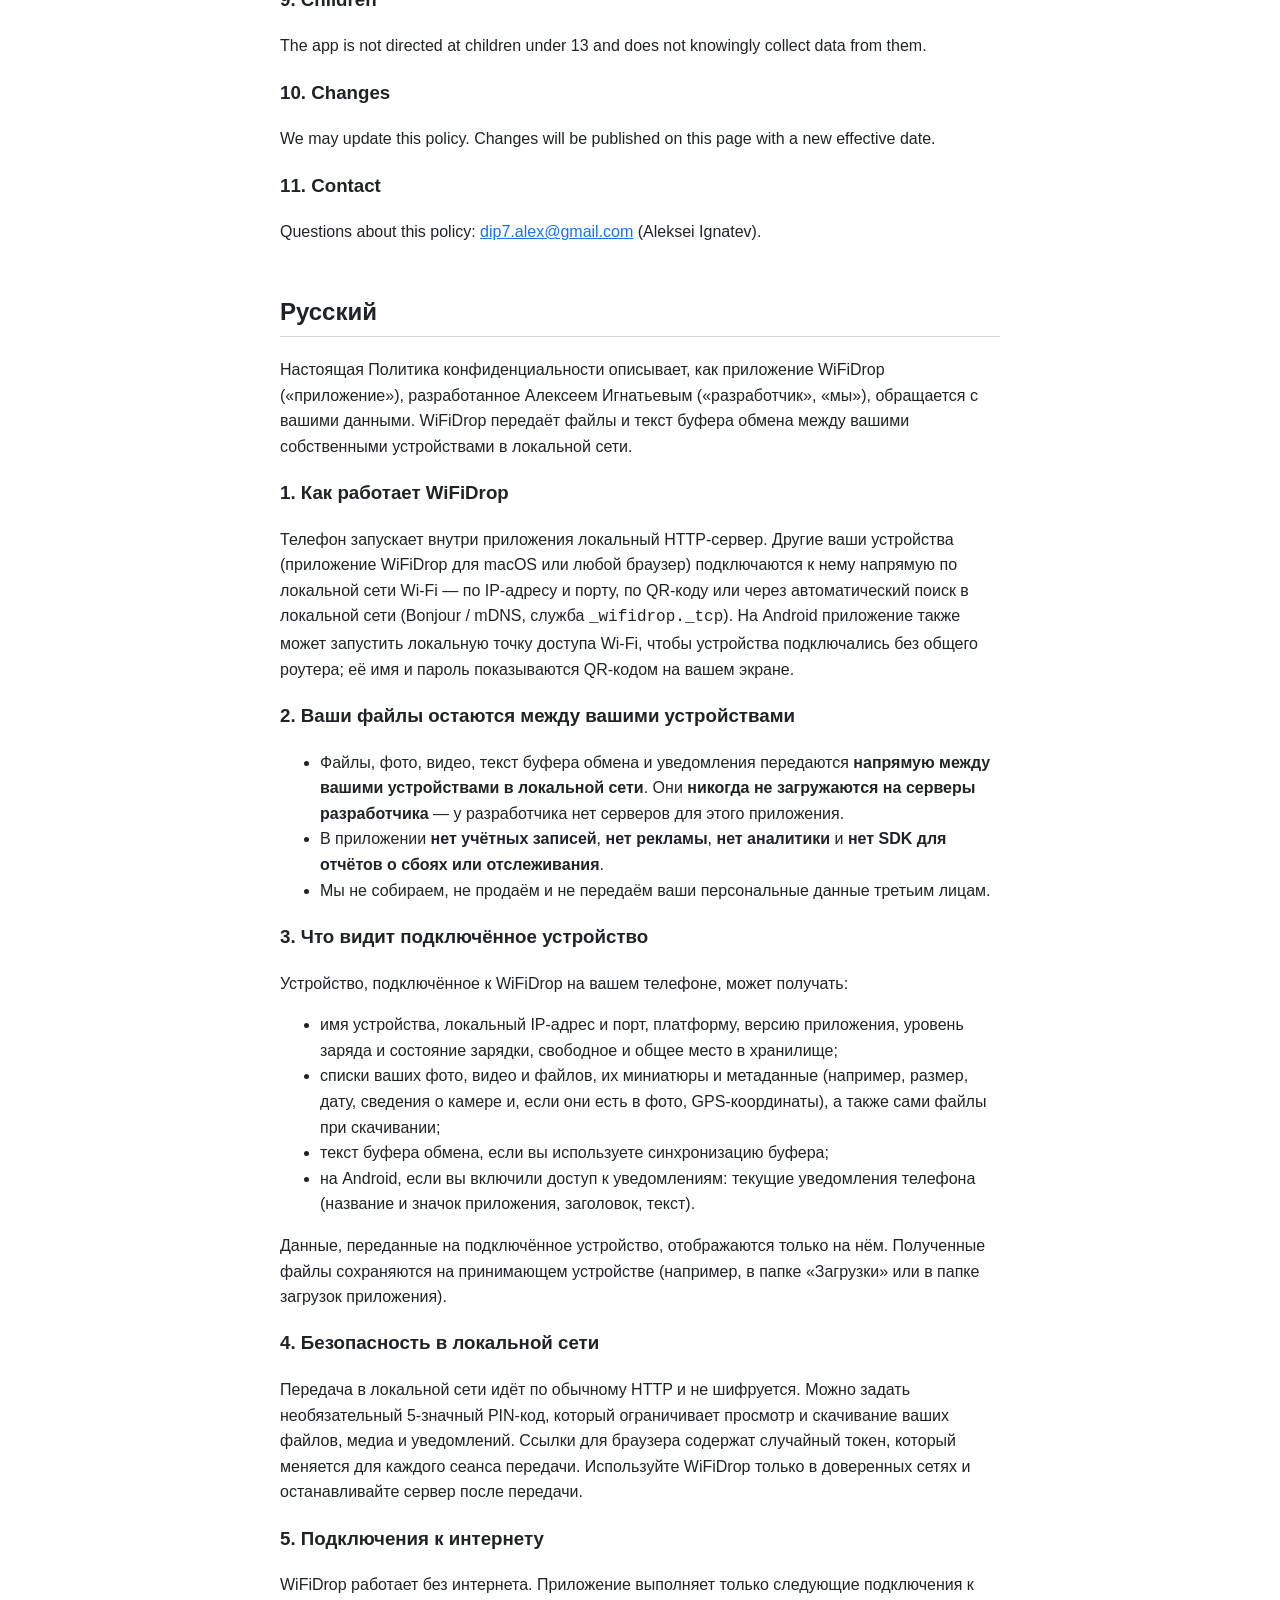
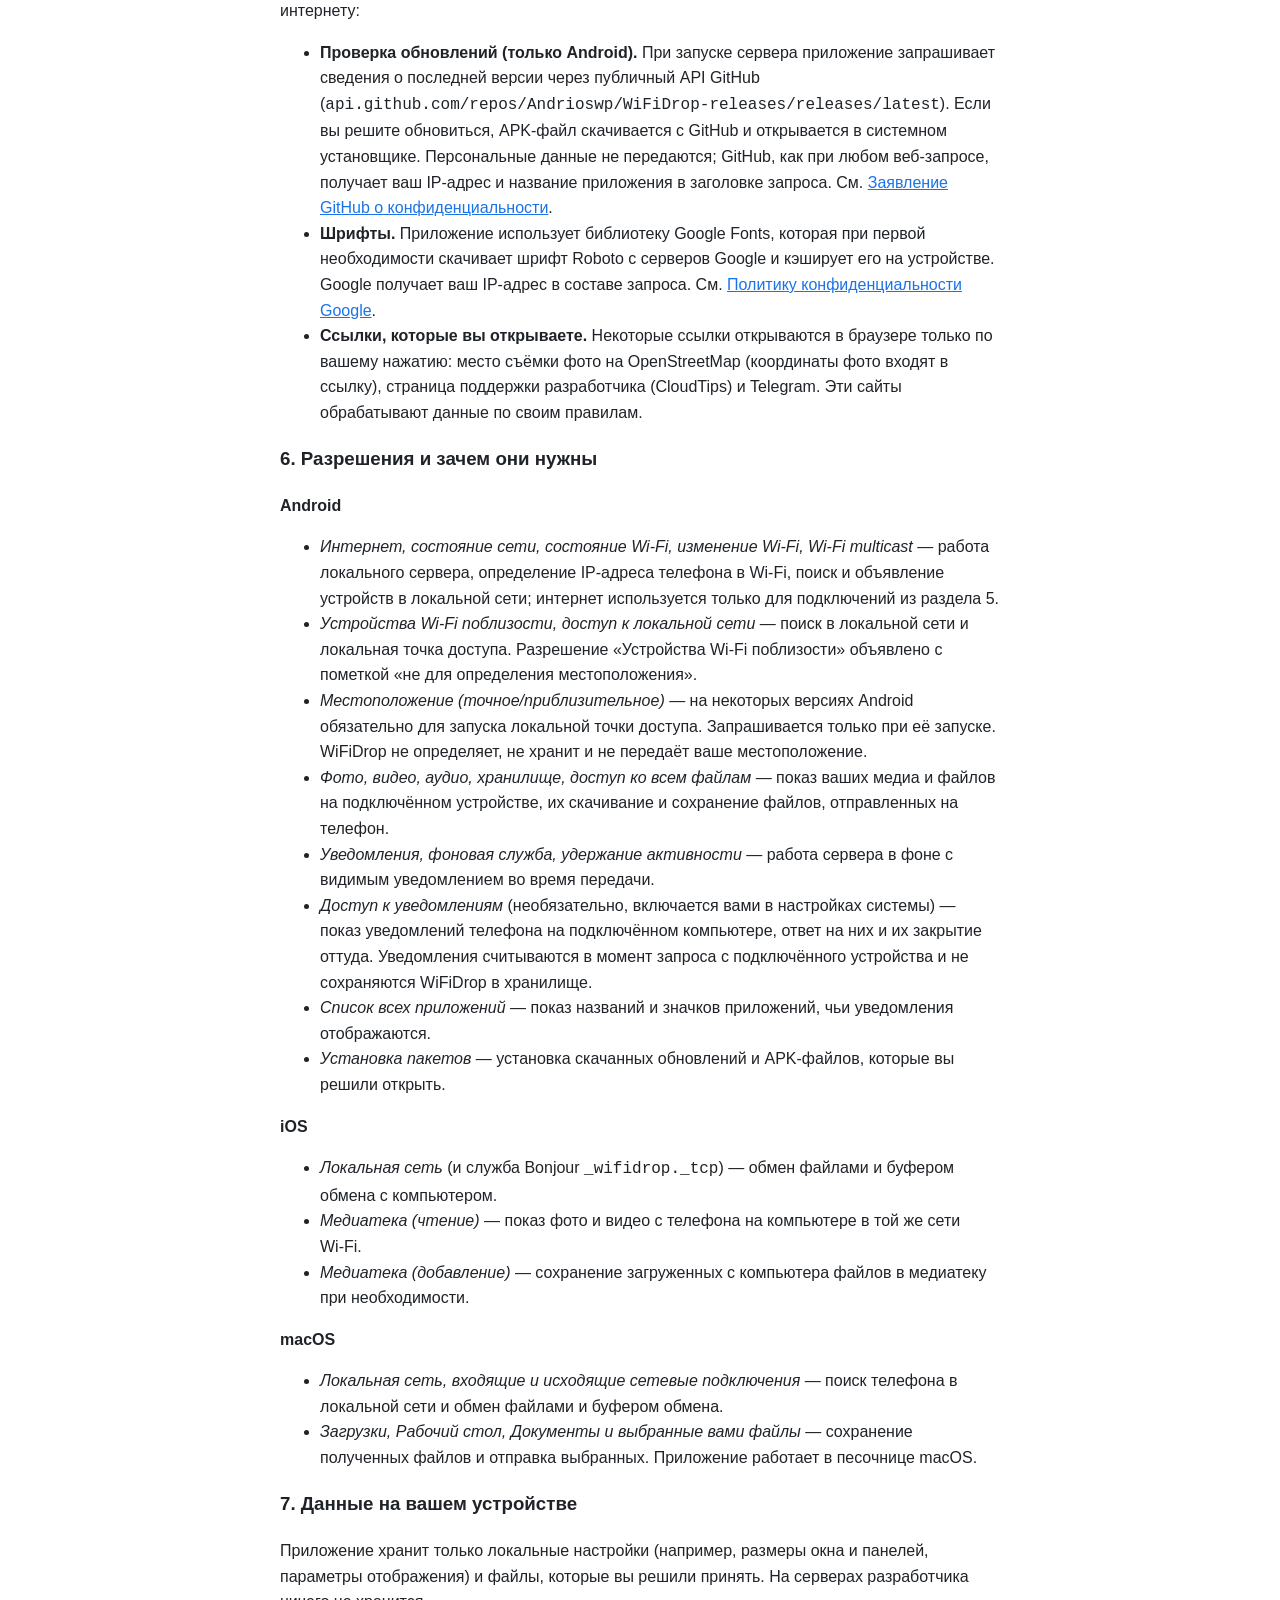
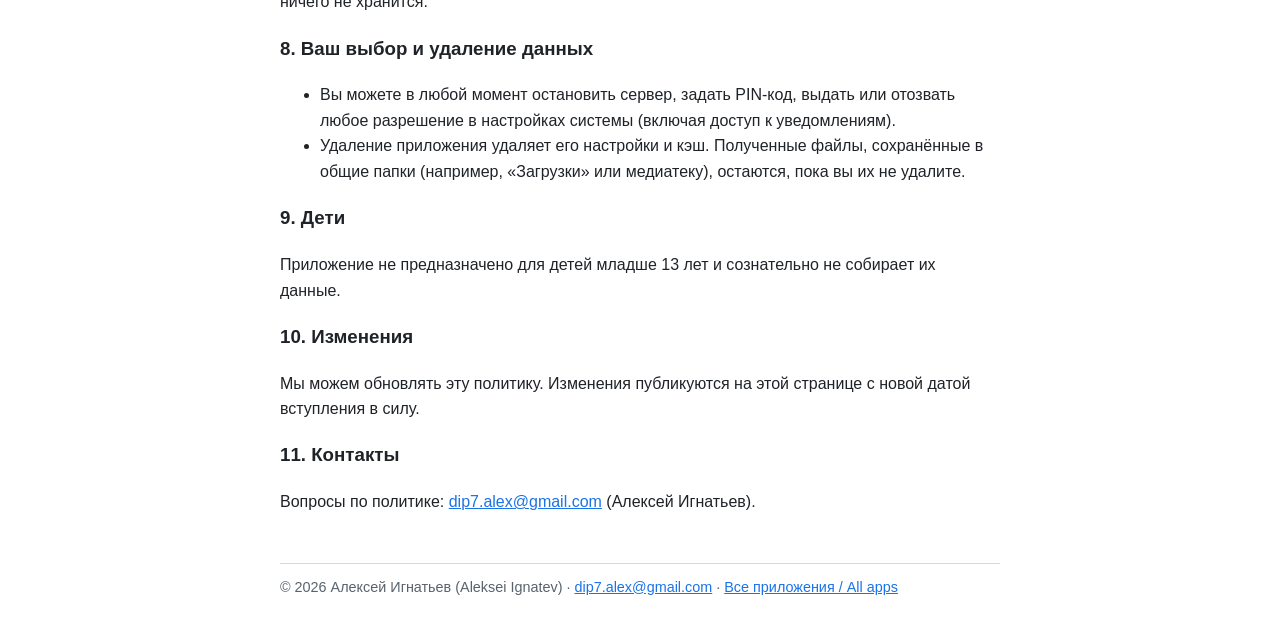
<file: wifidrop/privacy.html>
<!DOCTYPE html>
<html lang="ru">
<head>
<meta charset="utf-8">
<meta name="viewport" content="width=device-width, initial-scale=1">
<title>WiFiDrop — Политика конфиденциальности / Privacy Policy</title>
<link rel="stylesheet" href="/wifidrop/style.css">
</head>
<body>
<main>
<header><nav><a href="/wifidrop/">WiFiDrop</a><a href="/wifidrop/privacy.html">Политика конфиденциальности / Privacy Policy</a><a href="/wifidrop/terms.html">Условия использования / Terms of Service</a><a href="https://github.com/Andrioswp/WiFiDrop-releases/releases">Загрузки / Downloads</a></nav></header>
<h1>Политика конфиденциальности / Privacy Policy</h1>
<p class="muted">WiFiDrop (Android, iOS, macOS, Web) · Дата вступления в силу / Effective date: 1 октября 2026 / 1 October 2026</p>

<section lang="en">
<h2>English</h2>
<p>This Privacy Policy explains how WiFiDrop ("the app"), developed by Aleksei Ignatev ("the developer", "we"), handles your data. WiFiDrop transfers files and clipboard text between your own devices over the local network.</p>

<h3>1. How WiFiDrop works</h3>
<p>The phone runs a local HTTP server inside the app. Your other devices (the WiFiDrop macOS app or any web browser) connect to it directly over the local Wi‑Fi network — by IP address and port, by QR code, or through automatic discovery on the local network (Bonjour / mDNS, service <code>_wifidrop._tcp</code>). On Android the app can also start a local-only Wi‑Fi hotspot so devices can connect without a shared router; its network name and password are shown as a QR code on your screen.</p>

<h3>2. Your files stay between your devices</h3>
<ul>
<li>Files, photos, videos, clipboard text and notifications are transferred <b>directly between your devices on the local network</b>. They are <b>never uploaded to the developer's servers</b> — the developer does not operate any servers for the app.</li>
<li>The app has <b>no user accounts</b>, <b>no advertising</b>, <b>no analytics</b> and <b>no crash-reporting or tracking SDKs</b>.</li>
<li>We do not collect, sell or share your personal data with third parties.</li>
</ul>

<h3>3. What a connected device can see</h3>
<p>A device connected to WiFiDrop on your phone can receive:</p>
<ul>
<li>the phone's device name, local IP address and port, platform, app version, battery level and charging state, and free/total storage;</li>
<li>lists of your photos, videos and files, their thumbnails and metadata (for example size, date, camera information and, if present in the photo, GPS coordinates), and the files themselves when downloaded;</li>
<li>the clipboard text, if you use clipboard sync;</li>
<li>on Android, if you enable notification access: the notifications currently on your phone (app name and icon, title, text).</li>
</ul>
<p>Data sent to a connected device is shown only on that device. Received files are saved on the receiving device (for example in its Downloads folder or in the app's upload folder).</p>

<h3>4. Security on the local network</h3>
<p>Transfers on the local network use plain HTTP and are not encrypted. You can set an optional 5-digit PIN that restricts access to viewing and downloading your files, media and notifications. Browser share links contain a random token that changes for each sharing session. Use WiFiDrop only on networks you trust, and stop the server when you are done.</p>

<h3>5. Internet connections</h3>
<p>WiFiDrop works without the internet. It makes only the following internet connections:</p>
<ul>
<li><b>Update check (Android only).</b> When the server starts, the app requests the latest release information from the public GitHub API (<code>api.github.com/repos/Andrioswp/WiFiDrop-releases/releases/latest</code>). If you choose to update, the APK file is downloaded from GitHub and opened in the system installer. No personal data is sent; GitHub, as with any web request, receives your IP address and the app's name in the request header. See the <a href="https://docs.github.com/en/site-policy/privacy-policies/github-general-privacy-statement">GitHub Privacy Statement</a>.</li>
<li><b>Fonts.</b> The app uses the Google Fonts library, which downloads the Roboto font from Google's servers the first time it is needed and caches it on the device. Google receives your IP address as part of the request. See the <a href="https://policies.google.com/privacy">Google Privacy Policy</a>.</li>
<li><b>Links you tap.</b> Some links open in your browser only when you tap them: the photo location on OpenStreetMap (the photo's coordinates are included in the link), and the developer's support/donation page (CloudTips) and Telegram. The operators of those websites handle that data under their own policies.</li>
</ul>

<h3>6. Permissions and why they are needed</h3>
<p><b>Android</b></p>
<ul>
<li><i>Internet, network state, Wi‑Fi state, change Wi‑Fi state, Wi‑Fi multicast</i> — run the local server, detect the phone's Wi‑Fi IP address, discover and advertise devices on the local network; internet is used only for the connections listed in section 5.</li>
<li><i>Nearby Wi‑Fi devices, local network access</i> — local network discovery and the local hotspot. Nearby Wi‑Fi devices is declared with "never for location".</li>
<li><i>Location (fine/coarse)</i> — required by Android on some versions to start a local-only hotspot. It is requested only when you start the hotspot. WiFiDrop does not determine, store or transmit your location.</li>
<li><i>Photos, videos, audio, storage, all-files access</i> — show your media and files to your connected device, let you download them, and save files you send to the phone.</li>
<li><i>Notifications, foreground service, wake lock</i> — keep the server running in the background with a visible notification while you transfer files.</li>
<li><i>Notification access</i> (optional, enabled by you in system settings) — show your phone's notifications on your connected computer and let you reply to or dismiss them from there. Notifications are read at the moment the connected device requests them and are not saved to storage by WiFiDrop.</li>
<li><i>Query all packages</i> — show the names and icons of apps whose notifications are mirrored.</li>
<li><i>Install packages</i> — install app updates you download and APK files you choose to open.</li>
</ul>
<p><b>iOS</b></p>
<ul>
<li><i>Local network</i> (and Bonjour service <code>_wifidrop._tcp</code>) — share files and the clipboard with your computer.</li>
<li><i>Photo library (read)</i> — show photos and videos from your phone on your computer on the same Wi‑Fi network.</li>
<li><i>Photo library (add)</i> — save files uploaded from your computer to your photo library when needed.</li>
</ul>
<p><b>macOS</b></p>
<ul>
<li><i>Local network, incoming and outgoing network connections</i> — find your phone on the local network and exchange files and the clipboard.</li>
<li><i>Downloads, Desktop, Documents and files you select</i> — save received files and send files you choose. The app runs in the macOS sandbox.</li>
</ul>

<h3>7. Data stored on your device</h3>
<p>The app stores only local settings (for example window and panel sizes and display preferences) and the files you choose to receive. Nothing is stored on the developer's servers.</p>

<h3>8. Your choices and deleting data</h3>
<ul>
<li>You can stop the server at any time, set a PIN, and grant or revoke any permission in your device's system settings (including notification access).</li>
<li>Uninstalling the app deletes its settings and cached data. Files you received and saved to shared folders (such as Downloads or your photo library) remain until you delete them.</li>
</ul>

<h3>9. Children</h3>
<p>The app is not directed at children under 13 and does not knowingly collect data from them.</p>

<h3>10. Changes</h3>
<p>We may update this policy. Changes will be published on this page with a new effective date.</p>

<h3>11. Contact</h3>
<p>Questions about this policy: <a href="mailto:dip7.alex@gmail.com">dip7.alex@gmail.com</a> (Aleksei Ignatev).</p>
</section>

<section lang="ru" class="lang">
<h2>Русский</h2>
<p>Настоящая Политика конфиденциальности описывает, как приложение WiFiDrop («приложение»), разработанное Алексеем Игнатьевым («разработчик», «мы»), обращается с вашими данными. WiFiDrop передаёт файлы и текст буфера обмена между вашими собственными устройствами в локальной сети.</p>

<h3>1. Как работает WiFiDrop</h3>
<p>Телефон запускает внутри приложения локальный HTTP-сервер. Другие ваши устройства (приложение WiFiDrop для macOS или любой браузер) подключаются к нему напрямую по локальной сети Wi‑Fi — по IP-адресу и порту, по QR-коду или через автоматический поиск в локальной сети (Bonjour / mDNS, служба <code>_wifidrop._tcp</code>). На Android приложение также может запустить локальную точку доступа Wi‑Fi, чтобы устройства подключались без общего роутера; её имя и пароль показываются QR-кодом на вашем экране.</p>

<h3>2. Ваши файлы остаются между вашими устройствами</h3>
<ul>
<li>Файлы, фото, видео, текст буфера обмена и уведомления передаются <b>напрямую между вашими устройствами в локальной сети</b>. Они <b>никогда не загружаются на серверы разработчика</b> — у разработчика нет серверов для этого приложения.</li>
<li>В приложении <b>нет учётных записей</b>, <b>нет рекламы</b>, <b>нет аналитики</b> и <b>нет SDK для отчётов о сбоях или отслеживания</b>.</li>
<li>Мы не собираем, не продаём и не передаём ваши персональные данные третьим лицам.</li>
</ul>

<h3>3. Что видит подключённое устройство</h3>
<p>Устройство, подключённое к WiFiDrop на вашем телефоне, может получать:</p>
<ul>
<li>имя устройства, локальный IP-адрес и порт, платформу, версию приложения, уровень заряда и состояние зарядки, свободное и общее место в хранилище;</li>
<li>списки ваших фото, видео и файлов, их миниатюры и метаданные (например, размер, дату, сведения о камере и, если они есть в фото, GPS-координаты), а также сами файлы при скачивании;</li>
<li>текст буфера обмена, если вы используете синхронизацию буфера;</li>
<li>на Android, если вы включили доступ к уведомлениям: текущие уведомления телефона (название и значок приложения, заголовок, текст).</li>
</ul>
<p>Данные, переданные на подключённое устройство, отображаются только на нём. Полученные файлы сохраняются на принимающем устройстве (например, в папке «Загрузки» или в папке загрузок приложения).</p>

<h3>4. Безопасность в локальной сети</h3>
<p>Передача в локальной сети идёт по обычному HTTP и не шифруется. Можно задать необязательный 5-значный PIN-код, который ограничивает просмотр и скачивание ваших файлов, медиа и уведомлений. Ссылки для браузера содержат случайный токен, который меняется для каждого сеанса передачи. Используйте WiFiDrop только в доверенных сетях и останавливайте сервер после передачи.</p>

<h3>5. Подключения к интернету</h3>
<p>WiFiDrop работает без интернета. Приложение выполняет только следующие подключения к интернету:</p>
<ul>
<li><b>Проверка обновлений (только Android).</b> При запуске сервера приложение запрашивает сведения о последней версии через публичный API GitHub (<code>api.github.com/repos/Andrioswp/WiFiDrop-releases/releases/latest</code>). Если вы решите обновиться, APK-файл скачивается с GitHub и открывается в системном установщике. Персональные данные не передаются; GitHub, как при любом веб-запросе, получает ваш IP-адрес и название приложения в заголовке запроса. См. <a href="https://docs.github.com/en/site-policy/privacy-policies/github-general-privacy-statement">Заявление GitHub о конфиденциальности</a>.</li>
<li><b>Шрифты.</b> Приложение использует библиотеку Google Fonts, которая при первой необходимости скачивает шрифт Roboto с серверов Google и кэширует его на устройстве. Google получает ваш IP-адрес в составе запроса. См. <a href="https://policies.google.com/privacy">Политику конфиденциальности Google</a>.</li>
<li><b>Ссылки, которые вы открываете.</b> Некоторые ссылки открываются в браузере только по вашему нажатию: место съёмки фото на OpenStreetMap (координаты фото входят в ссылку), страница поддержки разработчика (CloudTips) и Telegram. Эти сайты обрабатывают данные по своим правилам.</li>
</ul>

<h3>6. Разрешения и зачем они нужны</h3>
<p><b>Android</b></p>
<ul>
<li><i>Интернет, состояние сети, состояние Wi‑Fi, изменение Wi‑Fi, Wi‑Fi multicast</i> — работа локального сервера, определение IP-адреса телефона в Wi‑Fi, поиск и объявление устройств в локальной сети; интернет используется только для подключений из раздела 5.</li>
<li><i>Устройства Wi‑Fi поблизости, доступ к локальной сети</i> — поиск в локальной сети и локальная точка доступа. Разрешение «Устройства Wi‑Fi поблизости» объявлено с пометкой «не для определения местоположения».</li>
<li><i>Местоположение (точное/приблизительное)</i> — на некоторых версиях Android обязательно для запуска локальной точки доступа. Запрашивается только при её запуске. WiFiDrop не определяет, не хранит и не передаёт ваше местоположение.</li>
<li><i>Фото, видео, аудио, хранилище, доступ ко всем файлам</i> — показ ваших медиа и файлов на подключённом устройстве, их скачивание и сохранение файлов, отправленных на телефон.</li>
<li><i>Уведомления, фоновая служба, удержание активности</i> — работа сервера в фоне с видимым уведомлением во время передачи.</li>
<li><i>Доступ к уведомлениям</i> (необязательно, включается вами в настройках системы) — показ уведомлений телефона на подключённом компьютере, ответ на них и их закрытие оттуда. Уведомления считываются в момент запроса с подключённого устройства и не сохраняются WiFiDrop в хранилище.</li>
<li><i>Список всех приложений</i> — показ названий и значков приложений, чьи уведомления отображаются.</li>
<li><i>Установка пакетов</i> — установка скачанных обновлений и APK-файлов, которые вы решили открыть.</li>
</ul>
<p><b>iOS</b></p>
<ul>
<li><i>Локальная сеть</i> (и служба Bonjour <code>_wifidrop._tcp</code>) — обмен файлами и буфером обмена с компьютером.</li>
<li><i>Медиатека (чтение)</i> — показ фото и видео с телефона на компьютере в той же сети Wi‑Fi.</li>
<li><i>Медиатека (добавление)</i> — сохранение загруженных с компьютера файлов в медиатеку при необходимости.</li>
</ul>
<p><b>macOS</b></p>
<ul>
<li><i>Локальная сеть, входящие и исходящие сетевые подключения</i> — поиск телефона в локальной сети и обмен файлами и буфером обмена.</li>
<li><i>Загрузки, Рабочий стол, Документы и выбранные вами файлы</i> — сохранение полученных файлов и отправка выбранных. Приложение работает в песочнице macOS.</li>
</ul>

<h3>7. Данные на вашем устройстве</h3>
<p>Приложение хранит только локальные настройки (например, размеры окна и панелей, параметры отображения) и файлы, которые вы решили принять. На серверах разработчика ничего не хранится.</p>

<h3>8. Ваш выбор и удаление данных</h3>
<ul>
<li>Вы можете в любой момент остановить сервер, задать PIN-код, выдать или отозвать любое разрешение в настройках системы (включая доступ к уведомлениям).</li>
<li>Удаление приложения удаляет его настройки и кэш. Полученные файлы, сохранённые в общие папки (например, «Загрузки» или медиатеку), остаются, пока вы их не удалите.</li>
</ul>

<h3>9. Дети</h3>
<p>Приложение не предназначено для детей младше 13 лет и сознательно не собирает их данные.</p>

<h3>10. Изменения</h3>
<p>Мы можем обновлять эту политику. Изменения публикуются на этой странице с новой датой вступления в силу.</p>

<h3>11. Контакты</h3>
<p>Вопросы по политике: <a href="mailto:dip7.alex@gmail.com">dip7.alex@gmail.com</a> (Алексей Игнатьев).</p>
</section>
<footer>© 2026 Алексей Игнатьев (Aleksei Ignatev) · <a href="mailto:dip7.alex@gmail.com">dip7.alex@gmail.com</a> · <a href="/">Все приложения / All apps</a></footer>
</main>
</body>
</html>
</file>
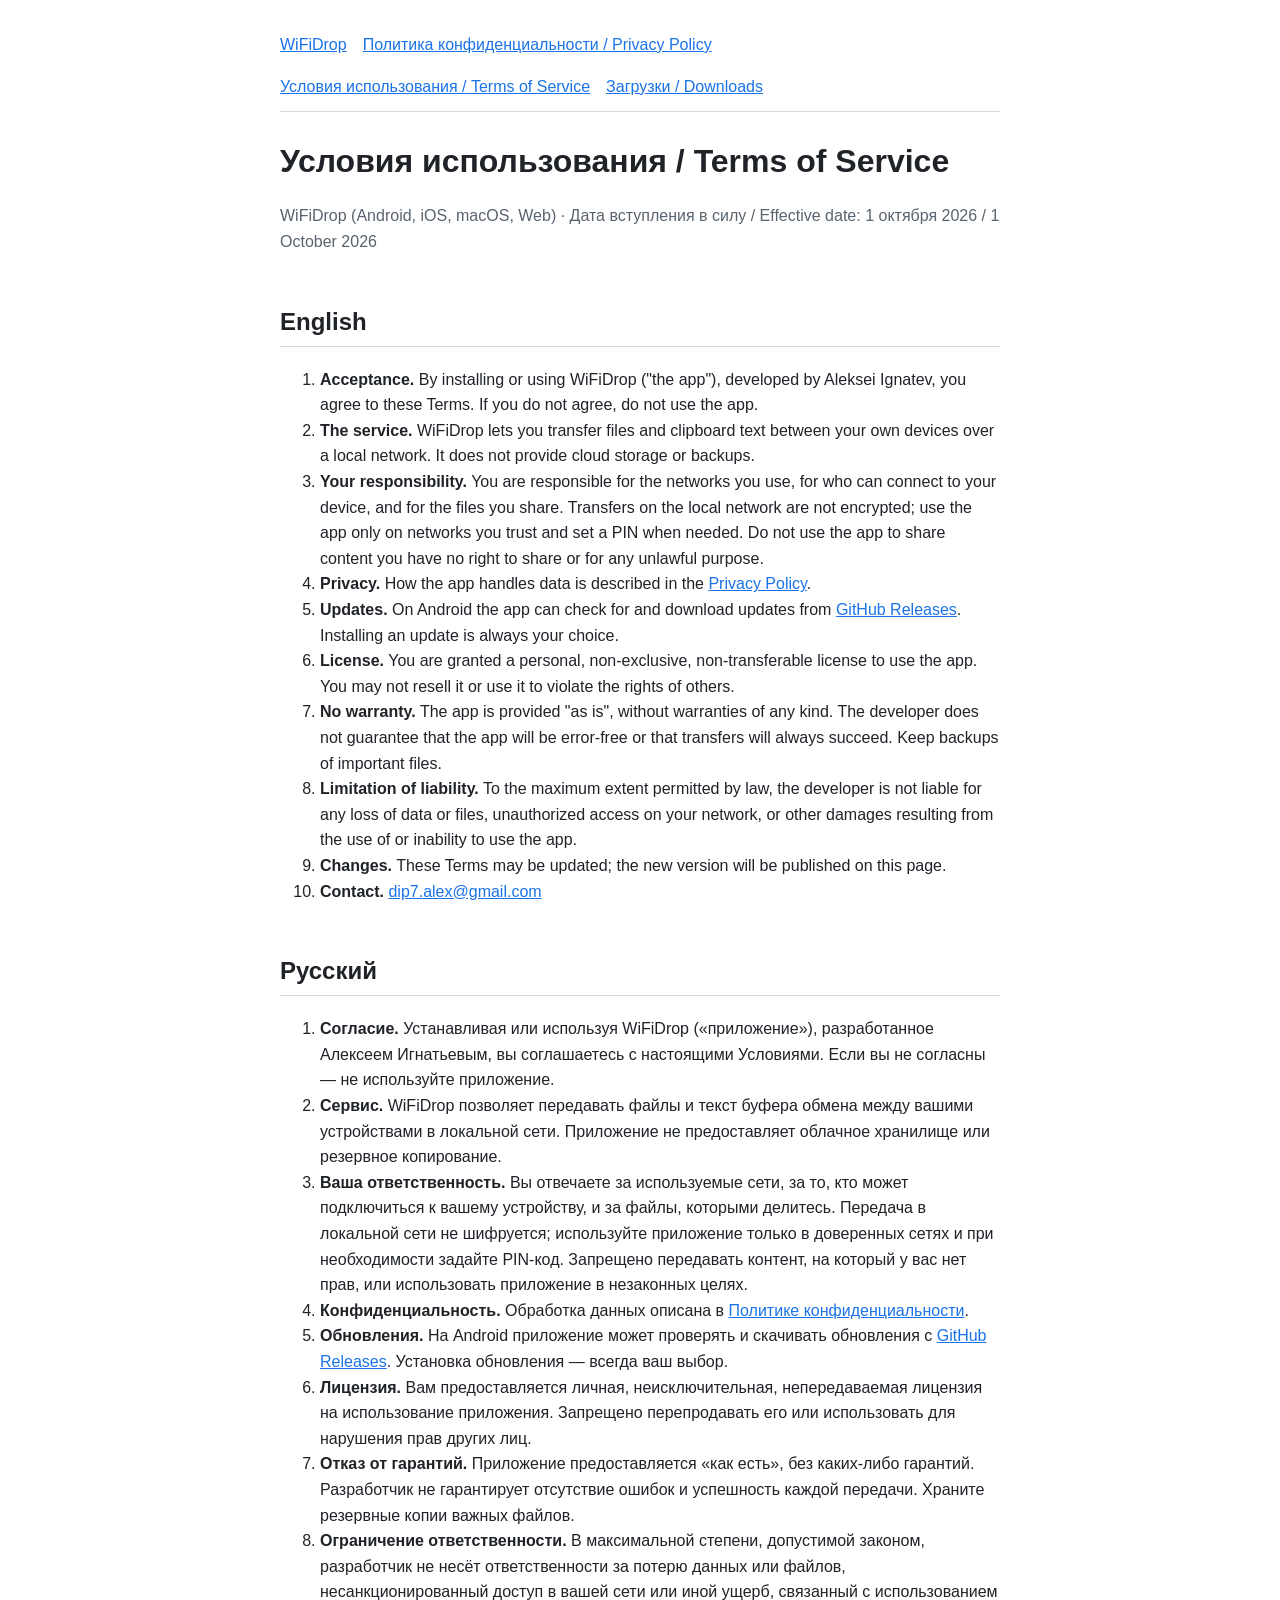
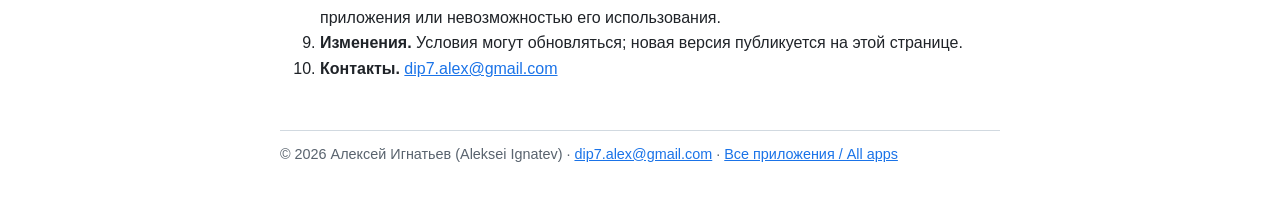
<file: wifidrop/terms.html>
<!DOCTYPE html>
<html lang="ru">
<head>
<meta charset="utf-8">
<meta name="viewport" content="width=device-width, initial-scale=1">
<title>WiFiDrop — Условия использования / Terms of Service</title>
<link rel="stylesheet" href="/wifidrop/style.css">
</head>
<body>
<main>
<header><nav><a href="/wifidrop/">WiFiDrop</a><a href="/wifidrop/privacy.html">Политика конфиденциальности / Privacy Policy</a><a href="/wifidrop/terms.html">Условия использования / Terms of Service</a><a href="https://github.com/Andrioswp/WiFiDrop-releases/releases">Загрузки / Downloads</a></nav></header>
<h1>Условия использования / Terms of Service</h1>
<p class="muted">WiFiDrop (Android, iOS, macOS, Web) · Дата вступления в силу / Effective date: 1 октября 2026 / 1 October 2026</p>

<section lang="en">
<h2>English</h2>
<ol>
<li><b>Acceptance.</b> By installing or using WiFiDrop ("the app"), developed by Aleksei Ignatev, you agree to these Terms. If you do not agree, do not use the app.</li>
<li><b>The service.</b> WiFiDrop lets you transfer files and clipboard text between your own devices over a local network. It does not provide cloud storage or backups.</li>
<li><b>Your responsibility.</b> You are responsible for the networks you use, for who can connect to your device, and for the files you share. Transfers on the local network are not encrypted; use the app only on networks you trust and set a PIN when needed. Do not use the app to share content you have no right to share or for any unlawful purpose.</li>
<li><b>Privacy.</b> How the app handles data is described in the <a href="/wifidrop/privacy.html">Privacy Policy</a>.</li>
<li><b>Updates.</b> On Android the app can check for and download updates from <a href="https://github.com/Andrioswp/WiFiDrop-releases/releases">GitHub Releases</a>. Installing an update is always your choice.</li>
<li><b>License.</b> You are granted a personal, non-exclusive, non-transferable license to use the app. You may not resell it or use it to violate the rights of others.</li>
<li><b>No warranty.</b> The app is provided "as is", without warranties of any kind. The developer does not guarantee that the app will be error-free or that transfers will always succeed. Keep backups of important files.</li>
<li><b>Limitation of liability.</b> To the maximum extent permitted by law, the developer is not liable for any loss of data or files, unauthorized access on your network, or other damages resulting from the use of or inability to use the app.</li>
<li><b>Changes.</b> These Terms may be updated; the new version will be published on this page.</li>
<li><b>Contact.</b> <a href="mailto:dip7.alex@gmail.com">dip7.alex@gmail.com</a></li>
</ol>
</section>

<section lang="ru" class="lang">
<h2>Русский</h2>
<ol>
<li><b>Согласие.</b> Устанавливая или используя WiFiDrop («приложение»), разработанное Алексеем Игнатьевым, вы соглашаетесь с настоящими Условиями. Если вы не согласны — не используйте приложение.</li>
<li><b>Сервис.</b> WiFiDrop позволяет передавать файлы и текст буфера обмена между вашими устройствами в локальной сети. Приложение не предоставляет облачное хранилище или резервное копирование.</li>
<li><b>Ваша ответственность.</b> Вы отвечаете за используемые сети, за то, кто может подключиться к вашему устройству, и за файлы, которыми делитесь. Передача в локальной сети не шифруется; используйте приложение только в доверенных сетях и при необходимости задайте PIN-код. Запрещено передавать контент, на который у вас нет прав, или использовать приложение в незаконных целях.</li>
<li><b>Конфиденциальность.</b> Обработка данных описана в <a href="/wifidrop/privacy.html">Политике конфиденциальности</a>.</li>
<li><b>Обновления.</b> На Android приложение может проверять и скачивать обновления с <a href="https://github.com/Andrioswp/WiFiDrop-releases/releases">GitHub Releases</a>. Установка обновления — всегда ваш выбор.</li>
<li><b>Лицензия.</b> Вам предоставляется личная, неисключительная, непередаваемая лицензия на использование приложения. Запрещено перепродавать его или использовать для нарушения прав других лиц.</li>
<li><b>Отказ от гарантий.</b> Приложение предоставляется «как есть», без каких-либо гарантий. Разработчик не гарантирует отсутствие ошибок и успешность каждой передачи. Храните резервные копии важных файлов.</li>
<li><b>Ограничение ответственности.</b> В максимальной степени, допустимой законом, разработчик не несёт ответственности за потерю данных или файлов, несанкционированный доступ в вашей сети или иной ущерб, связанный с использованием приложения или невозможностью его использования.</li>
<li><b>Изменения.</b> Условия могут обновляться; новая версия публикуется на этой странице.</li>
<li><b>Контакты.</b> <a href="mailto:dip7.alex@gmail.com">dip7.alex@gmail.com</a></li>
</ol>
</section>
<footer>© 2026 Алексей Игнатьев (Aleksei Ignatev) · <a href="mailto:dip7.alex@gmail.com">dip7.alex@gmail.com</a> · <a href="/">Все приложения / All apps</a></footer>
</main>
</body>
</html>
</file>
<file: inmail/style.css>
:root{--fg:#1f2328;--muted:#59636e;--accent:#1a73e8;--bg:#fff;--line:#d1d9e0}
@media (prefers-color-scheme:dark){:root{--fg:#e6edf3;--muted:#9198a1;--accent:#58a6ff;--bg:#0d1117;--line:#3d444d}}
*{box-sizing:border-box}
body{margin:0;background:var(--bg);color:var(--fg);font:16px/1.6 -apple-system,BlinkMacSystemFont,"Segoe UI",Roboto,Helvetica,Arial,sans-serif}
main{max-width:760px;margin:0 auto;padding:32px 20px 48px}
header nav{display:flex;gap:16px;flex-wrap:wrap;border-bottom:1px solid var(--line);padding-bottom:12px;margin-bottom:24px}
a{color:var(--accent)}
h1{font-size:2rem;margin:.2em 0}
h2{margin-top:2em;border-bottom:1px solid var(--line);padding-bottom:.2em}
.muted{color:var(--muted)}
.lang{margin-top:2.5em}
footer{margin-top:48px;border-top:1px solid var(--line);padding-top:12px;font-size:.9rem;color:var(--muted)}
</file>
<file: wifidrop/style.css>
:root{--fg:#1f2328;--muted:#59636e;--accent:#1a73e8;--bg:#fff;--line:#d1d9e0}
@media (prefers-color-scheme:dark){:root{--fg:#e6edf3;--muted:#9198a1;--accent:#58a6ff;--bg:#0d1117;--line:#3d444d}}
*{box-sizing:border-box}
body{margin:0;background:var(--bg);color:var(--fg);font:16px/1.6 -apple-system,BlinkMacSystemFont,"Segoe UI",Roboto,Helvetica,Arial,sans-serif}
main{max-width:760px;margin:0 auto;padding:32px 20px 48px}
header nav{display:flex;gap:16px;flex-wrap:wrap;border-bottom:1px solid var(--line);padding-bottom:12px;margin-bottom:24px}
a{color:var(--accent)}
h1{font-size:2rem;margin:.2em 0}
h2{margin-top:2em;border-bottom:1px solid var(--line);padding-bottom:.2em}
.muted{color:var(--muted)}
.lang{margin-top:2.5em}
footer{margin-top:48px;border-top:1px solid var(--line);padding-top:12px;font-size:.9rem;color:var(--muted)}
</file>
